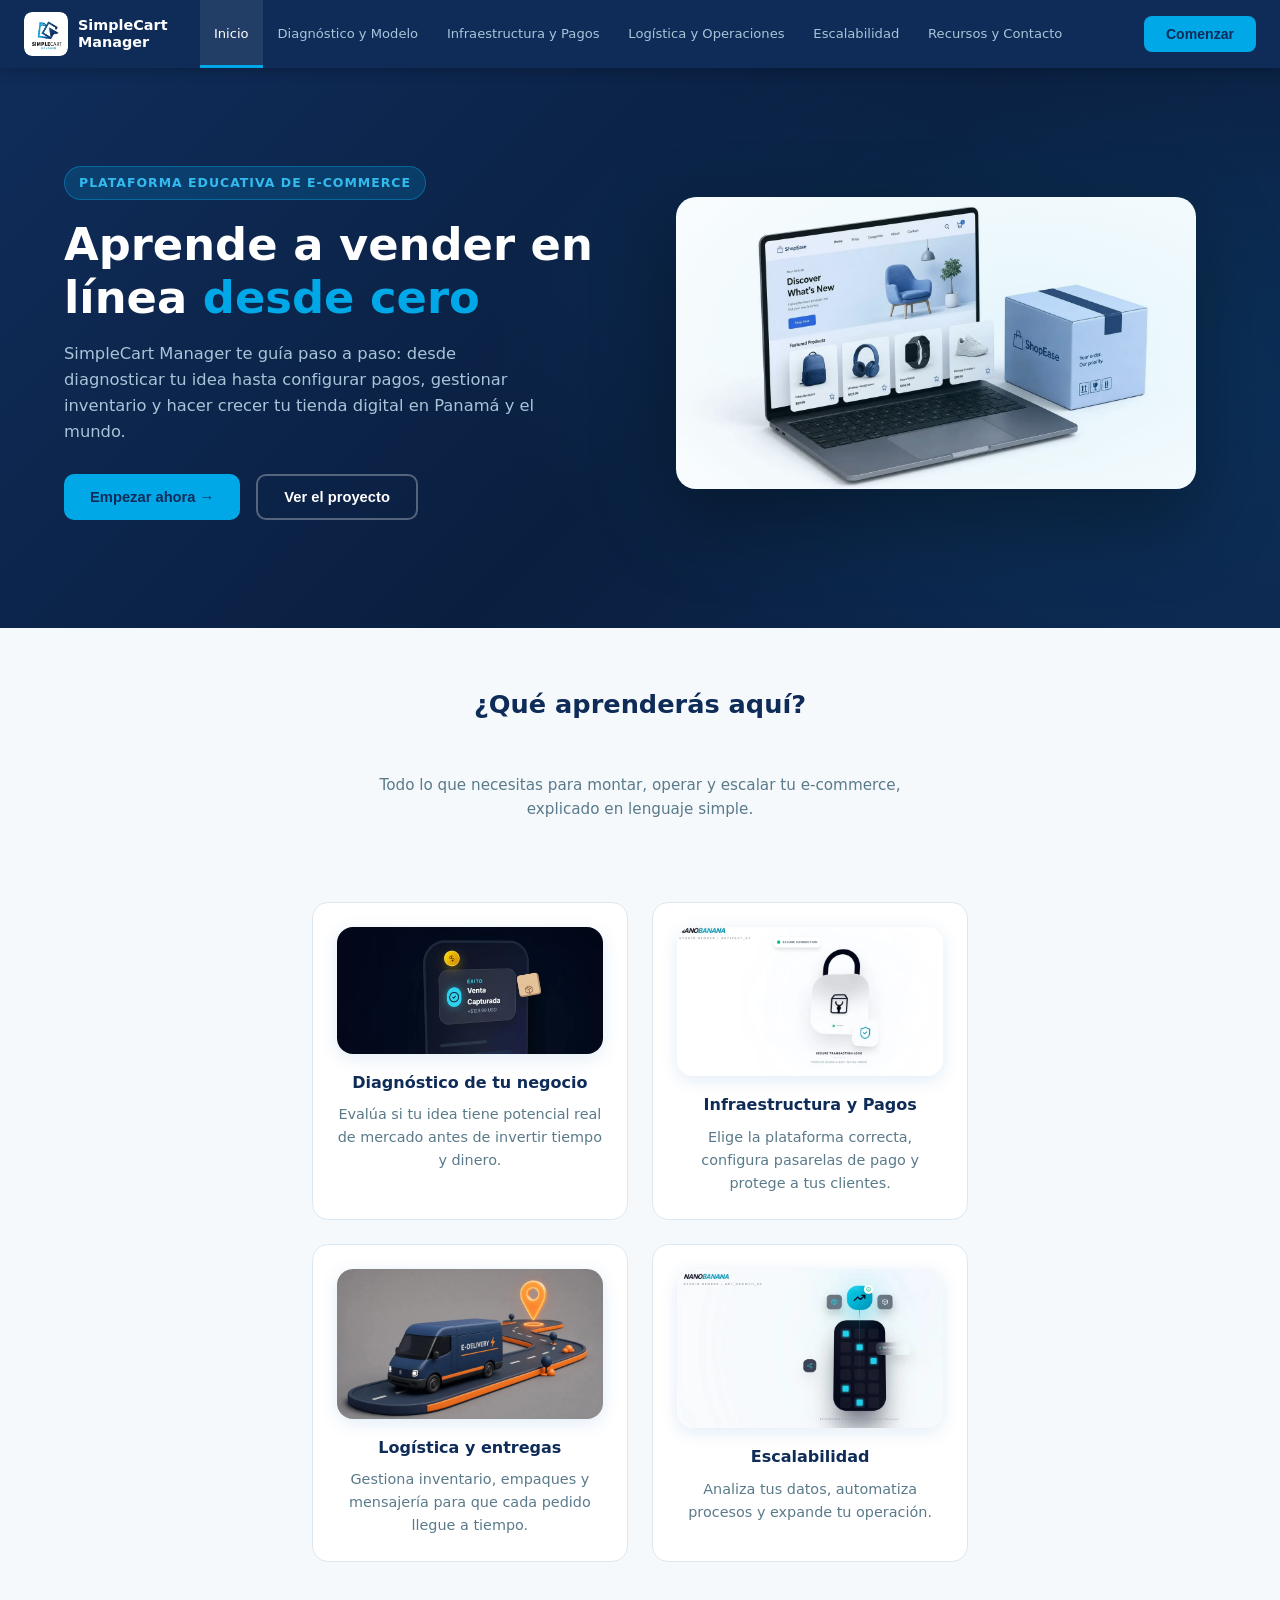
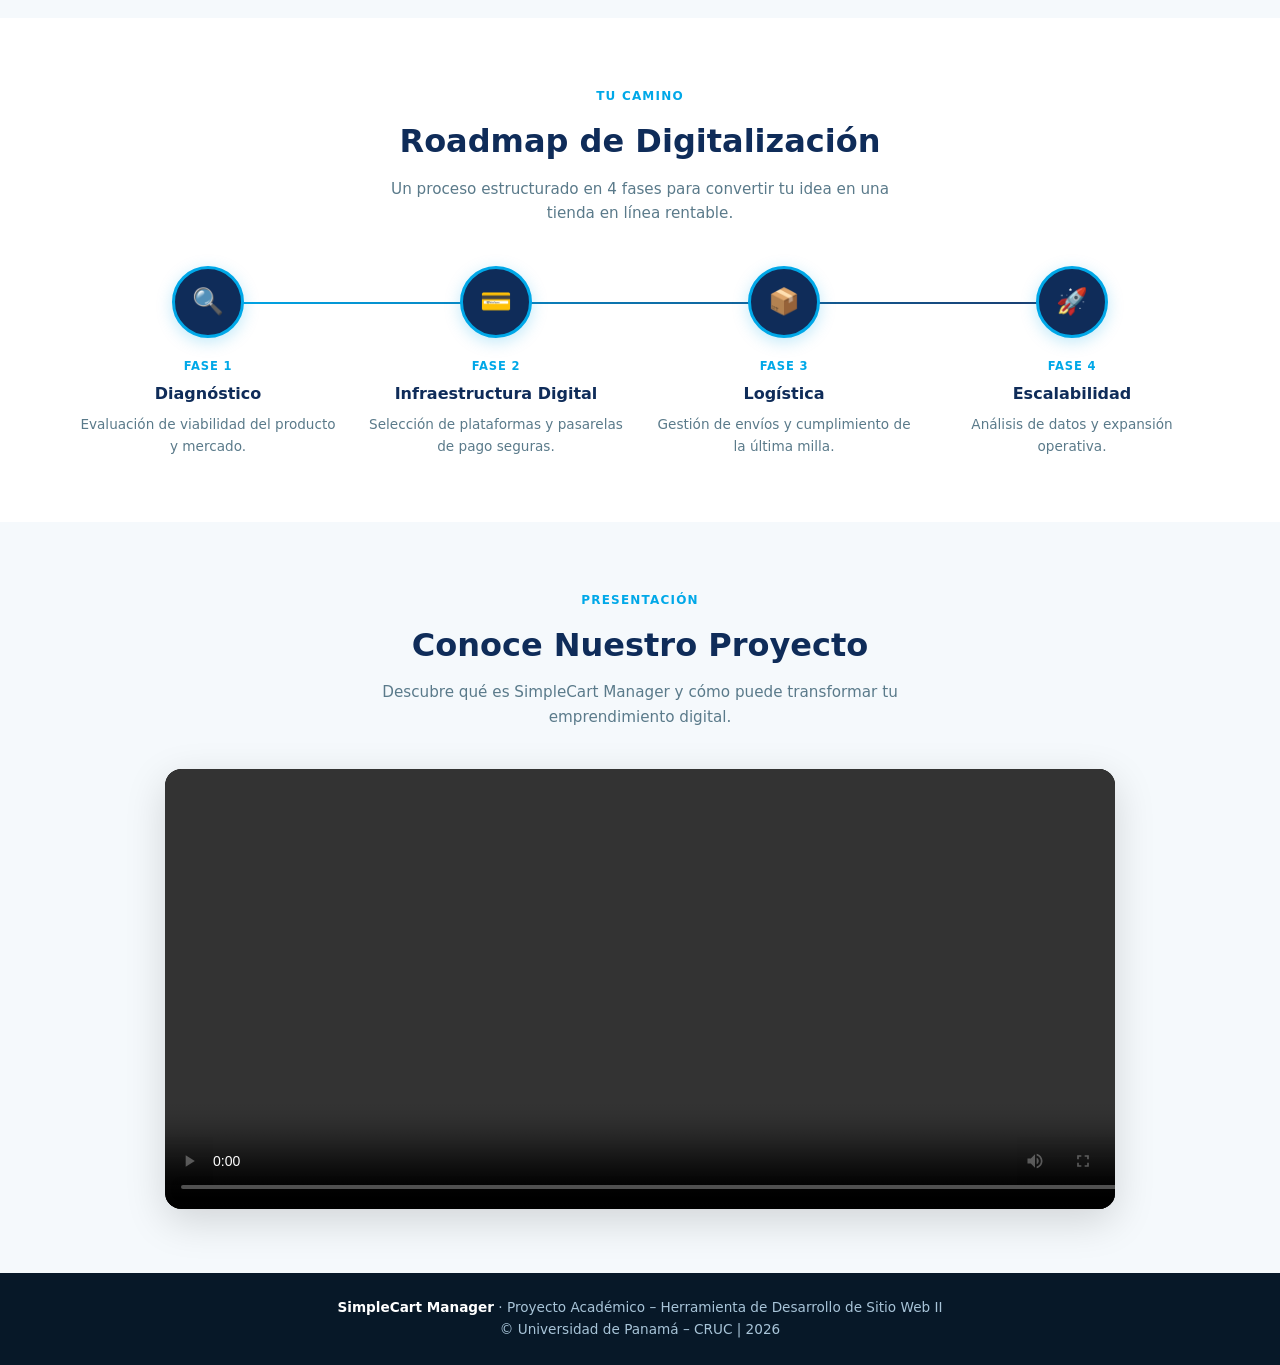
<file: index.html>
<!DOCTYPE html>
<html lang="es">
<head>
  <meta charset="UTF-8" />
  <meta name="viewport" content="width=device-width, initial-scale=1.0" />
  <title>SimpleCart Manager</title>
  <link rel="stylesheet" href="styles.css" />
</head>
<body>

<!-- ── NAVBAR ── -->
<nav>
  <a class="nav-logo" href="#" onclick="showPage('inicio');return false;">
    <div class="nav-logo-icon nav-logo-icon-img">
      <img src="./img/logo.webp" alt="Logo" /></div>
    <div class="nav-logo-text">SimpleCart<br>Manager</div>
  </a>
  <ul class="nav-links">
    <li><a href="#" id="nav-inicio" class="active" onclick="showPage('inicio');return false;">Inicio</a></li>
    <li><a href="#" id="nav-diagnostico" onclick="showPage('diagnostico');return false;">Diagnóstico y Modelo</a></li>
    <li><a href="#" id="nav-infraestructura" onclick="showPage('infraestructura');return false;">Infraestructura y Pagos</a></li>
    <li><a href="#" id="nav-logistica" onclick="showPage('logistica');return false;">Logística y Operaciones</a></li>
    <li><a href="#" id="nav-escalabilidad" onclick="showPage('escalabilidad');return false;">Escalabilidad</a></li>
    <li><a class="#" id="nav-recursos" onclick="showPage('recursos');return false;">Recursos y Contacto</a></li>
  </ul>
  <button class="nav-cta" onclick="showPage('diagnostico')">Comenzar</button>
</nav>

<!-- ══════════════════════════════════════
     PÁGINA 1 — INICIO
══════════════════════════════════════ -->
<section class="page active" id="page-inicio">

  <!-- HERO con Animación 1: Teléfono -->
  <div class="hero">
    <div class="hero-text">
      <div class="hero-badge">Plataforma Educativa de e-Commerce</div>
      <h1>Aprende a vender en línea <span>desde cero</span></h1>
      <p>SimpleCart Manager te guía paso a paso: desde diagnosticar tu idea hasta configurar pagos, gestionar inventario y hacer crecer tu tienda digital en Panamá y el mundo.</p>
      <div class="hero-actions">
        <button class="btn-primary" onclick="showPage('diagnostico')">Empezar ahora →</button>
        <button class="btn-outline" onclick="document.getElementById('video-section').scrollIntoView({behavior:'smooth'})">Ver el proyecto</button>
      </div>
    </div>
    <!-- Hero visual: laptop e-commerce -->
    <div class="hero-img-col">
      <img src="img/hero.webp" alt="Tienda e-commerce en laptop" class="hero-laptop-img" />
    </div>
  </div>

    <!-- VALUE STRIP: candado en "Infraestructura" -->
  <div class="value-strip">
    <h2>¿Qué aprenderás aquí?</h2>
    <p class="subtitle">Todo lo que necesitas para montar, operar y escalar tu e-commerce, explicado en lenguaje simple.</p>
    <div class="value-grid">
      <div class="value-card-img">
        <div class="value-card-img-wrap">
          <img src="img/celular.webp" alt="Diagnóstico de ventas" class="top" />
        </div>
        <h3>Diagnóstico de tu negocio</h3>
        <p>Evalúa si tu idea tiene potencial real de mercado antes de invertir tiempo y dinero.</p>
      </div>

      <div class="value-card-img">
        <div class="value-card-img-wrap">
          <img src="img/candado.webp" alt="Secure Transaction Lock" />
        </div>
        <h3>Infraestructura y Pagos</h3>
        <p>Elige la plataforma correcta, configura pasarelas de pago y protege a tus clientes.</p>
      </div>

      <div class="value-card-img">
        <div class="value-card-img-wrap">
          <img src="img/logistica.webp" alt="Logística y entregas" />
        </div>
        <h3>Logística y entregas</h3>
        <p>Gestiona inventario, empaques y mensajería para que cada pedido llegue a tiempo.</p>
      </div>

      <div class="value-card-img">
        <div class="value-card-img-wrap">
          <img src="img/interactivo.webp" alt="Escalabilidad y crecimiento" />
        </div>
        <h3>Escalabilidad</h3>
        <p>Analiza tus datos, automatiza procesos y expande tu operación.</p>
      </div>
    </div>
  </div>
            

  <!-- ROADMAP -->
  <div class="roadmap-section">
    <div class="section-header">
      <span class="section-label">Tu camino</span>
      <h2 class="section-title">Roadmap de Digitalización</h2>
      <p class="section-sub">Un proceso estructurado en 4 fases para convertir tu idea en una tienda en línea rentable.</p>
    </div>
    <div class="roadmap-grid">
      <div class="roadmap-item">
        <div class="roadmap-dot">🔍</div>
        <div class="roadmap-phase">Fase 1</div>
        <div class="roadmap-title">Diagnóstico</div>
        <p class="roadmap-desc">Evaluación de viabilidad del producto y mercado.</p>
      </div>
      <div class="roadmap-item">
        <div class="roadmap-dot">💳</div>
        <div class="roadmap-phase">Fase 2</div>
        <div class="roadmap-title">Infraestructura Digital</div>
        <p class="roadmap-desc">Selección de plataformas y pasarelas de pago seguras.</p>
      </div>
      <div class="roadmap-item">
        <div class="roadmap-dot">📦</div>
        <div class="roadmap-phase">Fase 3</div>
        <div class="roadmap-title">Logística</div>
        <p class="roadmap-desc">Gestión de envíos y cumplimiento de la última milla.</p>
      </div>
      <div class="roadmap-item">
        <div class="roadmap-dot">🚀</div>
        <div class="roadmap-phase">Fase 4</div>
        <div class="roadmap-title">Escalabilidad</div>
        <p class="roadmap-desc">Análisis de datos y expansión operativa.</p>
      </div>
    </div>
  </div>

  <!-- VIDEO -->
  <div class="video-section">
    <div class="section-header">
      <span class="section-label">Presentación</span>
      <h2 class="section-title">Conoce Nuestro Proyecto</h2>
      <p class="section-sub">Descubre qué es SimpleCart Manager y cómo puede transformar tu emprendimiento digital.</p>
    </div>
    <div class="video-wrapper">
      <video controls class="project-video">
        <source src="video1.mp4" type="video/mp4" />
        Tu navegador no soporta video HTML5.
      </video>
    </div>
  </div>

</section>

<!-- ══════════════════════════════════════
     PÁGINA 2 — DIAGNÓSTICO
══════════════════════════════════════ -->
<section class="page" id="page-diagnostico">
  <div class="page-hero">
    <span class="section-label">Fase 1 · Diagnóstico</span>
    <h1>Diagnóstico y <span>Modelo de Negocio</span></h1>
    <p>Antes de construir tu tienda en línea, necesitas validar tu idea. Aquí aprenderás a analizar tu producto, conocer a tu cliente y elegir el modelo de negocio que mejor se adapta a ti.</p>
  </div>

  <div class="diag-intro">
    <div class="diag-intro-text">
      <h2>¿Por qué es crucial el diagnóstico?</h2>
      <p>El 70% de los negocios en línea que fracasan no lo hacen por falta de dinero, sino por falta de validación previa. Un diagnóstico sólido te ahorra meses de esfuerzo y recursos mal invertidos.</p>
      <p>Aprenderás a evaluar cuatro dimensiones clave: tu producto, tu mercado objetivo, tu competencia y tu capacidad operativa.</p>
      <div class="highlight">💡 <strong>Dato clave:</strong> Un emprendedor que valida su idea antes de lanzar tiene 3 veces más probabilidades de alcanzar rentabilidad en el primer año.</div>
      <div class="dashboard-img-block">
        <img src="img/diagnostico.webp" alt="Dashboard de ventas" />
        <div class="dashboard-img-caption">📊 Panel de control de ventas en tiempo real</div>
      </div>
    </div>
    <div class="diag-cards-mini">
      <div class="mini-card"><h4>Producto</h4><p>¿Resuelve un problema real? ¿Tiene demanda comprobable?</p></div>
      <div class="mini-card"><h4>Cliente ideal</h4><p>¿Quién te va a comprar? ¿Dónde está? ¿Cuánto paga?</p></div>
      <div class="mini-card"><h4>Competencia</h4><p>¿Qué hacen los demás bien? ¿Cuál es tu diferenciador?</p></div>
      <div class="mini-card"><h4>Capacidad</h4><p>¿Puedes cumplir los pedidos con los recursos que tienes?</p></div>
    </div>
  </div>

  <div class="steps-section">
    <div class="section-header">
      <span class="section-label">Proceso</span>
      <h2 class="section-title">Pasos del Diagnóstico</h2>
      <p class="section-sub">Sigue este proceso estructurado para evaluar tu idea con criterios de negocio reales.</p>
    </div>
    <div class="steps-grid">
      <div class="step-card"><div class="step-num">01</div><h3>Define tu propuesta de valor</h3><p>Responde en una oración qué vendes, a quién y por qué lo prefieren frente a la competencia.</p><ul><li>Describe el problema que resuelves</li><li>Identifica al comprador específico</li><li>Explica qué te hace diferente</li><li>Valida que el cliente pagaría por eso</li></ul></div>
      <div class="step-card"><div class="step-num">02</div><h3>Analiza el mercado</h3><p>Investiga si hay suficiente demanda y qué tan accesible es ese segmento desde Panamá.</p><ul><li>Busca volumen de búsquedas en Google</li><li>Revisa ventas de competidores en Amazon</li><li>Estima el tamaño del mercado local</li><li>Identifica tendencias crecientes</li></ul></div>
      <div class="step-card"><div class="step-num">03</div><h3>Estudia a tu competencia</h3><p>Conocer lo que ya existe te permite encontrar huecos de mercado que puedes ocupar.</p><ul><li>Lista tus 3 competidores directos</li><li>Analiza precios y canales</li><li>Detecta quejas de sus clientes</li><li>Define en qué puedes ser mejor</li></ul></div>
      <div class="step-card"><div class="step-num">04</div><h3>Calcula tu viabilidad financiera</h3><p>Estima cuánto necesitas vender para cubrir costos y cuándo empiezas a ganar.</p><ul><li>Suma costos fijos mensuales</li><li>Calcula el costo unitario</li><li>Define precio y margen</li><li>Proyecta unidades a vender</li></ul></div>
      <div class="step-card"><div class="step-num">05</div><h3>Valida con clientes reales</h3><p>Antes de invertir en tecnología, consigue tu primera venta real.</p><ul><li>Crea una landing page sencilla</li><li>Usa redes para pre-vender</li><li>Encuesta a personas del perfil objetivo</li><li>Acepta un pedido real aunque sea manual</li></ul></div>
      <div class="step-card"><div class="step-num">06</div><h3>Redacta tu Modelo de Negocio</h3><p>Plasma todo en un Business Model Canvas simplificado.</p><ul><li>Segmento de clientes y canales</li><li>Propuesta de valor</li><li>Fuentes de ingresos y costos</li><li>Recursos, actividades y socios clave</li></ul></div>
    </div>
  </div>

  <div class="models-section">
    <div class="section-header">
      <span class="section-label">Modelos</span>
      <h2 class="section-title">¿Qué modelo de negocio es para ti?</h2>
      <p class="section-sub">El modelo que elijas define cómo generas dinero. Conoce las principales opciones para e-commerce.</p>
    </div>
    <div class="models-grid">
      <div class="model-card featured">
        <span class="model-badge">Más popular</span>
        <h3>Tienda propia con inventario</h3>
        <p>Compras productos, los almacenas y los vendes. Control total del precio, marca y experiencia del cliente.</p>
        <div class="model-tags">
          <span class="tag">Control total</span>
          <span class="tag">Requiere capital</span>
          <span class="tag">Mayor margen</span>
        </div>
      
      
      
      </div>
      <div class="model-card">
        <h3>Dropshipping</h3>
        <p>Vendes productos de terceros sin inventario. El proveedor envía directamente al cliente.</p>
        <div class="model-tags">
          <span class="tag">Bajo riesgo</span>
          <span class="tag">Menor margen</span>
          <span class="tag">Fácil de comenzar</span>
        </div>
      </div>
      <div class="model-card"><h3>Productos digitales</h3><p>Vendes cursos, plantillas, ebooks. Se entrega automáticamente y genera ingresos pasivos.</p><div class="model-tags"><span class="tag">Sin inventario</span><span class="tag">Escalable</span><span class="tag">Alto margen</span></div></div>
      <div class="model-card"><h3>Suscripción / membresía</h3><p>Los clientes pagan mensual o anual por acceso a productos o servicios. Ingresos predecibles.</p><div class="model-tags"><span class="tag">Ingreso recurrente</span><span class="tag">Fidelización</span><span class="tag">Mayor LTV</span></div></div>
    </div>
  </div>

  <div class="checklist-section">
    <div class="section-header">
      <span class="section-label">Checklist</span>
      <h2 class="section-title">¿Estás listo para pasar a la Fase 2?</h2>
      <p class="section-sub">Verifica estos puntos antes de avanzar. Si marcas al menos 8 de 10, estás listo.</p>
    </div>
    <div class="checklist-wrapper">
      <div class="checklist-group">
        <h3>Producto y mercado</h3>
        <div class="checklist-item"><div class="ci-check">✓</div><div class="ci-text"><strong>Propuesta de valor definida</strong><span>Sé exactamente qué vendo y por qué me elegirían a mí.</span></div></div>
        <div class="checklist-item"><div class="ci-check">✓</div><div class="ci-text"><strong>Cliente ideal identificado</strong><span>Tengo un perfil de cliente con edad, hábitos e intención de compra.</span></div></div>
        <div class="checklist-item"><div class="ci-check">✓</div><div class="ci-text"><strong>Demanda verificada</strong><span>Hay búsquedas, ventas de competidores o personas que pagarían.</span></div></div>
        <div class="checklist-item"><div class="ci-check">✓</div><div class="ci-text"><strong>Competencia analizada</strong><span>Conozco a mis 3 principales competidores y mi diferenciador.</span></div></div>
        <div class="checklist-item"><div class="ci-check">✓</div><div class="ci-text"><strong>Primera venta o pre-venta</strong><span>Alguien real expresó interés o realizó un pago por mi producto.</span></div></div>
      </div>
      <div class="checklist-group">
        <h3>Modelo y finanzas</h3>
        <div class="checklist-item"><div class="ci-check">✓</div><div class="ci-text"><strong>Modelo de negocio elegido</strong><span>Sé si haré tienda propia, dropshipping, digital o suscripción.</span></div></div>
        <div class="checklist-item"><div class="ci-check">✓</div><div class="ci-text"><strong>Costos calculados</strong><span>Conozco cuánto me cuesta producir, empacar y enviar.</span></div></div>
        <div class="checklist-item"><div class="ci-check">✓</div><div class="ci-text"><strong>Precio de venta definido</strong><span>Mi precio cubre costos y deja un margen de al menos 30%.</span></div></div>
        <div class="checklist-item"><div class="ci-check">✓</div><div class="ci-text"><strong>Punto de equilibrio calculado</strong><span>Sé cuántas ventas necesito al mes para no perder dinero.</span></div></div>
        <div class="checklist-item"><div class="ci-check">✓</div><div class="ci-text"><strong>Capacidad operativa evaluada</strong><span>Puedo manejar los pedidos iniciales con mis recursos actuales.</span></div></div>
      </div>
    </div>
  </div>

  <div class="cta-band">
    <h2>¿Tienes tu diagnóstico listo? <span>Avanza a la Fase 2</span></h2>
    <p>La siguiente etapa te guiará para elegir tu plataforma de ventas, configurar métodos de pago y construir la infraestructura digital de tu tienda.</p>
    <button class="btn-primary" onclick="showPage('infraestructura')">Infraestructura y Pagos →</button>
  </div>
</section>

<!-- ══════════════════════════════════════
     PÁGINA 3 — INFRAESTRUCTURA Y PAGOS
══════════════════════════════════════ -->
<section class="page" id="page-infraestructura">

  <div class="page-hero">
    <span class="section-label">Fase 2 · Infraestructura y Pagos</span>
    <h1>Plataforma, Pagos y <span>Seguridad Digital</span></h1>
    <p>Una vez que validaste tu idea, llega el momento de elegir dónde vender, cómo cobrar y cómo proteger los datos de tus clientes. Aquí encontrarás todo lo que necesitas saber para construir los cimientos digitales de tu tienda.</p>
  </div>

  <!-- value strip with lock animation -->
  <div class="value-strip">
    <div class="anim-lock-wrap" id="lockWrap" onclick="toggleLock()">
      <div class="anim-lock-glow"></div>
      <div class="anim-shackle"></div>
      <div class="anim-lock-body">
        <div class="anim-lock-grid"></div>
        <div class="anim-lock-glare"></div>
        <div class="anim-lock-ring"></div>
        <span class="anim-lock-icon" id="lockIcon">🛍</span>
        <div class="anim-lock-status">
          <span class="anim-lock-status-dot"></span>
          <span id="lockStatusText">STANDBY_CIPHER_ACTIVE</span>
        </div>
      </div>
      <div class="anim-lock-badge" id="lockBadge">
        🛡
        <span class="anim-lock-badge-label" id="lockBadgeLabel">System OK</span>
      </div>
      <div class="anim-conn-badge" id="connBadge">
        <div class="anim-conn-top">
          <span class="anim-conn-dot"></span>
          <span class="anim-conn-text" id="connText">Conexión Segura</span>
        </div>
        <div class="anim-conn-sub">TLS_1.3_STABLE / STANDBY</div>
      </div>
      <div class="anim-orbit-ring1"></div>
      <div class="anim-orbit-ring2"></div>
      <div class="anim-orbit-key"><div class="anim-orbit-key-inner">🔑</div></div>
      <div class="anim-orbit-dot"><div class="anim-orbit-dot-inner"></div></div>
      <div class="anim-spark"></div>
      <div class="anim-spark"></div>
      <div class="anim-spark"></div>
      <div class="anim-spark"></div>
    </div>
    <div class="segurit">
      <h2 >Seguridad ante todo</h2>
      <p>Proteger la información de tus clientes no es opcional: es un requisito legal y de confianza. Desde la configuración de SSL hasta la elección de pasarelas de pago seguras, cada detalle cuenta para que tu tienda transmita profesionalismo y seguridad.</p>
      <p class="content">Haz clic en el candado para simular el establecimiento de un canal encriptado seguro, igual que ocurre cuando activas un certificado SSL en tu tienda.</p>
    </div>
  </div>

  <!-- Platform types -->
  <div class="models-section">
    <div class="section-header">
      <span class="section-label">Plataformas</span>
      <h2 class="section-title">Elige dónde construir tu tienda</h2>
      <p class="section-sub">Cada plataforma tiene ventajas según tu presupuesto, conocimiento técnico y nivel de control que necesites.</p>
    </div>
    <div class="models-grid">
      <div class="model-card featured">
        <span class="model-badge">Recomendada</span>
        <h3>Shopify</h3>
        <p>Plataforma todo-en-uno. Ideal para principiantes. Incluye hosting, plantillas, pasarela de pago y soporte 24/7. Comisiones mensuales + transaccionales.</p>
        <div class="model-tags"><span class="tag">Fácil</span><span class="tag">Hosting incluido</span><span class="tag">Pago mensual</span></div>
      </div>
      <div class="model-card">
        <h3>WooCommerce</h3>
        <p>Plugin de WordPress. Control total del diseño y funcionalidad. Ideal si ya tienes experiencia técnica o presupuesto ajustado. Software gratuito (hosting aparte).</p>
        <div class="model-tags"><span class="tag">Gratuito</span><span class="tag">Requiere hosting</span><span class="tag">Personalizable</span></div>
      </div>
      <div class="model-card">
        <h3>Tienda Libre / Mercado Shops</h3>
        <p>Soluciones locales para LATAM. Integración con Mercado Pago. Buenas para empezar rápido en la región con poco presupuesto inicial.</p>
        <div class="model-tags"><span class="tag">Local</span><span class="tag">Mercado Pago</span><span class="tag">Gratuito inicial</span></div>
      </div>
      <div class="model-card">
        <h3>BigCommerce / Wix eCommerce</h3>
        <p>Alternativas con buen balance entre facilidad y personalización. BigCommerce es fuerte en escalabilidad; Wix es ideal para catálogos pequeños.</p>
        <div class="model-tags"><span class="tag">Escalable</span><span class="tag">Plantillas</span><span class="tag">Soporte</span></div>
      </div>
    </div>
  </div>

  <!-- Payment gateways -->
  <div class="steps-section">
    <div class="section-header">
      <span class="section-label">Pasarelas de Pago</span>
      <h2 class="section-title">¿Cómo vas a cobrar?</h2>
      <p class="section-sub">Las pasarelas de pago procesan las transacciones de tus clientes de forma segura. Conoce las opciones disponibles.</p>
    </div>
    <div class="steps-grid">
      <div class="step-card">
        <div class="step-num">01</div>
        <h3>Mercado Pago</h3>
        <p>La más usada en LATAM. Acepta tarjetas, efectivo (Pago Fácil, Rapipago) y transferencias. Ideal para empezar en la región. Comisiones competitivas.</p>
        <ul><li>Sin costo de instalación</li><li>Checkout personalizable</li><li>Split de pagos</li></ul>
      </div>
      <div class="step-card">
        <div class="step-num">02</div>
        <h3>Stripe</h3>
        <p>Líder global. Excelente documentación y API. Acepta más de 135 monedas. Ideal si planeas vender internacionalmente. Requiere cuenta en país soportado.</p>
        <ul><li>API robusta</li><li>Recurrencia nativa</li><li>Prevención de fraude</li></ul>
      </div>
      <div class="step-card">
        <div class="step-num">03</div>
        <h3>PayPal</h3>
        <p>Reconocido mundialmente. Los clientes confían en él. Puedes usarlo como botón de pago o checkout completo. Bueno para empezar sin conocimientos técnicos.</p>
        <ul><li>Fácil integración</li><li>Protección al comprador</li><li>Amplia cobertura</li></ul>
      </div>
      <div class="step-card">
        <div class="step-num">04</div>
        <h3>Payphone / Nequi</h3>
        <p>Soluciones de pago locales en Panamá. Payphone permite cobros con tarjeta y código QR. Nequi permite transferencias instantáneas entre usuarios.</p>
        <ul><li>Pagos locales</li><li>QR y link de pago</li><li>Comisiones bajas</li></ul>
      </div>
      <div class="step-card">
        <div class="step-num">05</div>
        <h3>Transferencia / Depósito</h3>
        <p>Método tradicional sin comisiones. Ideal para ventas B2B o clientes de confianza. Puedes automatizar con alerts bancarios o confirmación manual.</p>
        <ul><li>Sin comisiones</li><li>B2B frecuente</li><li>Requiere gestión manual</li></ul>
      </div>
      <div class="step-card">
        <div class="step-num">06</div>
        <h3>Criptomonedas</h3>
        <p>Acepta Bitcoin, USDT o stablecoins mediante pasarelas como Binance Pay o OpenNode. Ideal para un nicho tech-savvy. Volatilidad a considerar.</p>
        <ul><li>Sin bancos</li><li>Comisiones bajas</li><li>Mercado nicho</li></ul>
      </div>
    </div>
  </div>

  <!-- Seguridad checklist -->
  <div class="checklist-section">
    <div class="section-header">
      <span class="section-label">Seguridad</span>
      <h2 class="section-title">Checklist de infraestructura segura</h2>
      <p class="section-sub">Antes de lanzar, asegúrate de cumplir con estos puntos para proteger tu tienda y a tus clientes.</p>
    </div>
    <div class="checklist-wrapper">
      <div class="checklist-group">
        <h3>Plataforma y dominio</h3>
        <div class="checklist-item"><div class="ci-check">✓</div><div class="ci-text"><strong>Dominio propio configurado</strong><span>Compra un dominio .com, .com.pa o similar y conéctalo a tu tienda.</span></div></div>
        <div class="checklist-item"><div class="ci-check">✓</div><div class="ci-text"><strong>Certificado SSL activo</strong><span>HTTPS obligatorio. La mayoría de plataformas lo incluyen gratis (Let's Encrypt).</span></div></div>
        <div class="checklist-item"><div class="ci-check">✓</div><div class="ci-text"><strong>CDN / aceleración</strong><span>Usa Cloudflare o similar para velocidad y protección DDoS.</span></div></div>
        <div class="checklist-item"><div class="ci-check">✓</div><div class="ci-text"><strong>Backups automáticos</strong><span>Configura respaldos diarios de productos, pedidos y configuraciones.</span></div></div>
        <div class="checklist-item"><div class="ci-check">✓</div><div class="ci-text"><strong>Términos y condiciones</strong><span>Redacta políticas claras de envío, devolución, privacidad y cookies.</span></div></div>
      </div>
      <div class="checklist-group">
        <h3>Pagos y cumplimiento legal</h3>
        <div class="checklist-item"><div class="ci-check">✓</div><div class="ci-text"><strong>Pasarela de pago integrada</strong><span>Configura al menos un método de cobro (tarjeta, transferencia o efectivo).</span></div></div>
        <div class="checklist-item"><div class="ci-check">✓</div><div class="ci-text"><strong>Cumplimiento PCI DSS</strong><span>Verifica que tu pasarela cumpla con estándares de seguridad de datos.</span></div></div>
        <div class="checklist-item"><div class="ci-check">✓</div><div class="ci-text"><strong>Autenticación 2FA</strong><span>Activa doble factor en el admin de tu tienda y pasarela de pago.</span></div></div>
        <div class="checklist-item"><div class="ci-check">✓</div><div class="ci-text"><strong>Facturación electrónica</strong><span>Configura la emisión de facturas digitales según legislación panameña (DG).
</span></div></div>
        <div class="checklist-item"><div class="ci-check">✓</div><div class="ci-text"><strong>Prueba de compra real</strong><span>Realiza una transacción de prueba de principio a fin antes de lanzar.</span></div></div>
      </div>
    </div>
  </div>

  <div class="cta-band">
    <h2>Infraestructura lista? <span>Avanza a Logística</span></h2>
    <p>La siguiente fase te guiará en la gestión de inventario, empaques, mensajería y operaciones del día a día.</p>
    <button class="btn-primary" onclick="showPage('logistica')">Logística y Operaciones →</button>
  </div>
</section>

<!-- ══════════════════════════════════════
     PÁGINA 4 — LOGÍSTICA Y OPERACIONES
══════════════════════════════════════ -->
<section class="page" id="page-logistica">

  <div class="page-hero">
    <span class="section-label">Fase 3 · Logística y Operaciones</span>
    <h1>Inventario, Empaques y <span>Última Milla</span></h1>
    <p>Una vez que tu tienda está en línea y puedes cobrar, el siguiente reto es hacer llegar los productos a tus clientes. Aquí aprenderás a gestionar inventario, elegir métodos de envío y optimizar tus operaciones logísticas.</p>
  </div>

  <!-- value strip with arrow animation -->
  <div class="value-strip">
    <div class="operation">
      <h2>Operaciones que escalan</h2>
      <p>La logística es el corazón operativo de tu e-commerce. Desde recibir un pedido hasta que llega a la puerta del cliente, cada paso debe estar sincronizado. Una operación eficiente reduce costos, mejora la experiencia del cliente y te permite escalar.</p>
      <p>Haz clic en la animación para simular una sincronización de datos logísticos y ver cómo los nodos de tu red de operaciones se activan en tiempo real.</p>
    </div>
    <div class="anim-arrow-wrap" id="arrowWrap" onclick="triggerSync()">
      <div class="anim-arrow-glow"></div>
      <div class="anim-arrow-inner">
        <!-- peak -->
        <div class="anim-peak">
          <div class="anim-peak-side">
            📦
            <div class="scan-bar"></div>
          </div>
          <div class="anim-peak-center">
            📈
            <div class="anim-peak-badge">
              <div class="ping"></div>
              ✓
            </div>
          </div>
          <div class="anim-peak-side">
            📋
            <div class="scan-bar"></div>
          </div>
        </div>
        <div class="anim-connect-line"></div>
        <!-- grid body -->
        <div class="anim-grid-body">
          <div class="laser"></div>
          <div class="shine"></div>
          <div class="anim-node-grid" id="nodeGrid">
            <!-- generated by buildNodeGrid() -->
          </div>
          <!-- sync label -->
          <div class="anim-sync-label">
            <div class="anim-sync-ping">
              <span class="anim-sync-ping-dot"></span>
              <span class="anim-sync-text">NODE_TRANS</span>
            </div>
            <div class="anim-sync-val" id="syncVal">+14% SYNC</div>
          </div>
        </div>
        <!-- share button -->
        <div class="anim-share-btn" onclick="event.stopPropagation();triggerSync()" title="Sincronizar Datos">🔄</div>
        <!-- globe badge -->
        <div class="anim-globe-badge">
          <div class="anim-globe-icon">🌐</div>
          <div>
            <div class="anim-globe-label">User Nodes</div>
            <div class="anim-globe-val" id="globeVal">482</div>
          </div>
        </div>
        <!-- shadow -->
        <div class="shadow"></div>
      </div>
    </div>
  </div>

  <!-- Logistics topics -->
  <div class="models-section">
    <div class="section-header">
      <span class="section-label">Operaciones</span>
      <h2 class="section-title">Áreas clave de la logística</h2>
      <p class="section-sub">Dominar estas áreas te permitirá operar de forma eficiente y ofrecer una experiencia de entrega que tus clientes recordarán.</p>
    </div>
    <div class="models-grid">
      <div class="model-card featured">
        <span class="model-badge">Fundamental</span>
        <h3>Gestión de inventario</h3>
        <p>Saber qué tienes, dónde está y cuándo se agota. Usa herramientas como hojas de cálculo o sistemas básicos de inventario para empezar.</p>
        <div class="model-tags"><span class="tag">Stock mínimo</span><span class="tag">Alertas</span><span class="tag">Rotación</span></div>
      </div>
      <div class="model-card">
        <h3>Empaque y preparación</h3>
        <p>El unboxing es parte de la experiencia. Elige empaques adecuados al producto, incluye instrucciones y protege contra daños durante el envío.</p>
        <div class="model-tags"><span class="tag">Costo por unidad</span><span class="tag">Marca</span><span class="tag">Sostenibilidad</span></div>
      </div>
      <div class="model-card">
        <h3>Mensajería y envíos</h3>
        <p>Selecciona entre opciones locales (Correos de Panamá, mensajería privada) e internacionales (DHL, FedEx). Negocia tarifas por volumen.</p>
        <div class="model-tags"><span class="tag">Última milla</span><span class="tag">Tracking</span><span class="tag">Tarifas</span></div>
      </div>
      <div class="model-card">
        <h3>Cumplimiento y devoluciones</h3>
        <p>Establece políticas claras de envío y devolución. Un proceso de devolución sencillo genera confianza y mejora la reputación de tu tienda.</p>
        <div class="model-tags"><span class="tag">Políticas</span><span class="tag">Logística inversa</span><span class="tag">Satisfacción</span></div>
      </div>
    </div>
  </div>

  <!-- Steps for logistics -->
  <div class="steps-section">
    <div class="section-header">
      <span class="section-label">Procesos</span>
      <h2 class="section-title">Flujo logístico paso a paso</h2>
      <p class="section-sub">Desde que el cliente hace clic en "comprar" hasta que recibe su pedido, este es el camino que sigue tu producto.</p>
    </div>
    <div class="steps-grid">
      <div class="step-card">
        <div class="step-num">01</div>
        <h3>Recepción del pedido</h3>
        <p>El sistema te notifica de una nueva compra. Verifica el pago, los datos del cliente y la disponibilidad del producto en inventario.</p>
        <ul><li>Notificación automática</li><li>Verificación de pago</li><li>Confirmación al cliente</li></ul>
      </div>
      <div class="step-card">
        <div class="step-num">02</div>
        <h3>Preparación del pedido</h3>
        <p>Localiza los productos en tu inventario, verifica su estado y empaqueta cuidadosamente. Incluye notas de agradecimiento o instructivos.</p>
        <ul><li>Picking de productos</li><li>Control de calidad</li><li>Empaque y etiquetado</li></ul>
      </div>
      <div class="step-card">
        <div class="step-num">03</div>
        <h3>Despacho y envío</h3>
        <p>Entrega el paquete a la mensajería elegida. Genera el número de seguimiento y comparte la información con el cliente.</p>
        <ul><li>Generación de guía</li><li>Tracking en tiempo real</li><li>Notificación de despacho</li></ul>
      </div>
      <div class="step-card">
        <div class="step-num">04</div>
        <h3>Última milla</h3>
        <p>La entrega final al cliente. Coordina ventanas de entrega, maneja direcciones difíciles y asegúrate de que el cliente reciba satisfecho.</p>
        <ul><li>Coordinación de entrega</li><li>Confirmación de recepción</li><li>Soporte post-entrega</li></ul>
      </div>
      <div class="step-card">
        <div class="step-num">05</div>
        <h3>Seguimiento y soporte</h3>
        <p>Monitorea el estado del envío. Responde dudas del cliente sobre tiempos, direcciones o daños. Gestiona devoluciones si es necesario.</p>
        <ul><li>Chat / WhatsApp</li><li>Gestión de incidencias</li><li>Logística inversa</li></ul>
      </div>
      <div class="step-card">
        <div class="step-num">06</div>
        <h3>Análisis y mejora</h3>
        <p>Revisa métricas como tiempo de entrega, costo por envío y satisfacción del cliente. Usa esos datos para optimizar tu operación.</p>
        <ul><li>KPIs logísticos</li><li>Encuestas de satisfacción</li><li>Mejora continua</li></ul>
      </div>
    </div>
  </div>

  <!-- Logistics checklist -->
  <div class="checklist-section">
    <div class="section-header">
      <span class="section-label">Checklist</span>
      <h2 class="section-title">¿Estás listo para escalar?</h2>
      <p class="section-sub">Verifica estos puntos antes de buscar crecimiento. Si marcas al menos 8 de 10, tu operación está sólida.</p>
    </div>
    <div class="checklist-wrapper">
      <div class="checklist-group">
        <h3>Inventario y productos</h3>
        <div class="checklist-item"><div class="ci-check">✓</div><div class="ci-text"><strong>Inventario actualizado</strong><span>Tienes un registro claro de cuántas unidades tienes de cada producto.</span></div></div>
        <div class="checklist-item"><div class="ci-check">✓</div><div class="ci-text"><strong>Proveedores confirmados</strong><span>Tus fuentes de producto son confiables y tienes alternativas en caso de quiebre de stock.</span></div></div>
        <div class="checklist-item"><div class="ci-check">✓</div><div class="ci-text"><strong>Empaque estandarizado</strong><span>Tienes empaques adecuados para cada tipo de producto y sabes el costo por unidad.</span></div></div>
        <div class="checklist-item"><div class="ci-check">✓</div><div class="ci-text"><strong>Punto de reorden definido</strong><span>Sabes en qué nivel de stock debes reabastecer para no quedarte sin producto.</span></div></div>
        <div class="checklist-item"><div class="ci-check">✓</div><div class="ci-text"><strong>Costos logísticos calculados</strong><span>Conoces cuánto cuesta empaquetar y enviar cada producto por unidad.</span></div></div>
      </div>
      <div class="checklist-group">
        <h3>Envíos y experiencia</h3>
        <div class="checklist-item"><div class="ci-check">✓</div><div class="ci-text"><strong>Mensajería contratada</strong><span>Tienes al menos una opción de mensajería con tarifas conocidas para envíos nacionales.</span></div></div>
        <div class="checklist-item"><div class="ci-check">✓</div><div class="ci-text"><strong>Tracking implementado</strong><span>Compartes número de seguimiento con el cliente en cada envío.</span></div></div>
        <div class="checklist-item"><div class="ci-check">✓</div><div class="ci-text"><strong>Política de devoluciones</strong><span>Tienes un proceso claro para devoluciones, cambios o reembolsos.</span></div></div>
        <div class="checklist-item"><div class="ci-check">✓</div><div class="ci-text"><strong>Tiempos de entrega definidos</strong><span>Comunicas plazos realistas de entrega según la zona del cliente.</span></div></div>
        <div class="checklist-item"><div class="ci-check">✓</div><div class="ci-text"><strong>Plan de contingencia</strong><span>Tienes respaldo si tu mensajería principal falla (pico de demanda, huelga, etc.).</span></div></div>
      </div>
    </div>
  </div>

  <div class="cta-band">
    <h2>¿Operación lista? <span>Escala tu negocio</span></h2>
    <p>La fase final te enseñará a analizar datos, automatizar procesos y expandir tu e-commerce hacia nuevos horizontes.</p>
    <button class="btn-primary" disabled>Escalabilidad →</button>
  </div>
</section>

<!-- ══════════════════════════════════════
     PÁGINA 5 — ESCALABILIDAD
══════════════════════════════════════ -->
<section class="page" id="page-escalabilidad">

  <div class="page-hero">
    <span class="section-label">Fase 4 · Escalabilidad</span>
    <h1>Analítica, Automatización y <span>Crecimiento</span></h1>
    <p>Una vez que tu operación es estable, el siguiente nivel es escalar. Aquí aprenderás a usar datos para tomar decisiones, automatizar procesos repetitivos, expandirte a nuevos canales y mercados, y preparar tu negocio para crecer sin colapsar.</p>
  </div>

  <!-- value strip with rocket animation -->
  <div class="value-strip">
    <div class="rocket-col">
      <h2>Crecimiento inteligente</h2>
      <p>Escalar no es solo vender más: es crecer de forma sostenible sin que la calidad del servicio, la salud financiera o la cordura operativa se vean comprometidas. Un negocio escalable tiene sistemas, automatizaciones y métricas que permiten multiplicar ventas sin multiplicar problemas.</p>
      <p>Haz clic en el cohete para simular el despegue de tu negocio hacia nuevas etapas de crecimiento.</p>
    </div>
    <div class="anim-rocket-wrap" id="rocketWrap" onclick="launchRocket()">
      <div class="anim-rocket-glow"></div>
      <div class="anim-rocket-body">
        <div class="anim-rocket-window">
          <div class="anim-rocket-window-inner">🚀</div>
        </div>
        <div class="anim-rocket-fin-left"></div>
        <div class="anim-rocket-fin-right"></div>
        <div class="anim-rocket-flame" id="rocketFlame">
          <div class="anim-flame-core"></div>
          <div class="anim-flame-outer"></div>
        </div>
      </div>
      <div class="anim-rocket-stats">
        <div class="anim-rocket-stat">
          <span class="anim-rocket-stat-label">Velocidad</span>
          <span class="anim-rocket-stat-val" id="speedVal">1.0x</span>
        </div>
        <div class="anim-rocket-stat">
          <span class="anim-rocket-stat-label">Órbita</span>
          <span class="anim-rocket-stat-val" id="orbitVal">LEO</span>
        </div>
      </div>
      <div class="anim-rocket-particle" id="particle1"></div>
      <div class="anim-rocket-particle" id="particle2"></div>
      <div class="anim-rocket-particle" id="particle3"></div>
      <div class="anim-rocket-particle" id="particle4"></div>
    </div>
  </div>

  <!-- Key areas -->
  <div class="models-section">
    <div class="section-header">
      <span class="section-label">Pilares</span>
      <h2 class="section-title">Áreas clave para escalar</h2>
      <p class="section-sub">La escalabilidad se construye sobre estos pilares. Domínalos y tu negocio podrá crecer sin límites.</p>
    </div>
    <div class="models-grid">
      <div class="model-card featured">
        <span class="model-badge">Fundamental</span>
        <h3>Analítica y KPIs</h3>
        <p>Mide todo: tráfico, conversión, ticket promedio, CAC, LTV, retención. Sin datos, escalar es como volar a ciegas. Define tu panel de métricas clave.</p>
        <div class="model-tags"><span class="tag">Dashboard</span><span class="tag">Métricas</span><span class="tag">Data-driven</span></div>
      </div>
      <div class="model-card">
        <h3>Automatización</h3>
        <p>Automatiza correos, notificaciones, facturación, inventario y atención al cliente. Cada proceso manual que elimines es tiempo para crecer.</p>
        <div class="model-tags"><span class="tag">Email marketing</span><span class="tag">Chatbots</span><span class="tag">Workflows</span></div>
      </div>
      <div class="model-card">
        <h3>Multi-canal</h3>
        <p>Vende donde están tus clientes: web, redes sociales, marketplaces (Amazon, Mercado Libre), WhatsApp. Cada canal es una puerta de entrada.</p>
        <div class="model-tags"><span class="tag">Marketplaces</span><span class="tag">Social commerce</span><span class="tag">Omnicanal</span></div>
      </div>
      <div class="model-card">
        <h3>Expansión geográfica</h3>
        <p>Lleva tu producto a nuevas ciudades o países. Requiere logística internacional, pasarelas multi-moneda y conocimiento de regulaciones locales.</p>
        <div class="model-tags"><span class="tag">Internacional</span><span class="tag">Logística global</span><span class="tag">Multi-moneda</span></div>
      </div>
      <div class="model-card">
        <h3>Equipo y procesos</h3>
        <p>Documenta cada proceso, delega responsabilidades y construye un equipo que opere sin tu supervisión directa. El negocio no debe depender de una sola persona.</p>
        <div class="model-tags"><span class="tag">Delegación</span><span class="tag">SOPs</span><span class="tag">Cultura</span></div>
      </div>
      <div class="model-card">
        <h3>Tecnología e infraestructura</h3>
        <p>Asegura que tu plataforma aguante picos de tráfico, que tus datos estén respaldados y que puedas integrar herramientas sin fricción.</p>
        <div class="model-tags"><span class="tag">Hosting escalable</span><span class="tag">APIs</span><span class="tag">Backups</span></div>
      </div>
    </div>
  </div>

  <!-- Steps to scale -->
  <div class="steps-section">
    <div class="section-header">
      <span class="section-label">Proceso</span>
      <h2 class="section-title">Pasos para escalar tu e-commerce</h2>
      <p class="section-sub">Sigue este roadmap para llevar tu negocio al siguiente nivel de forma ordenada y sostenible.</p>
    </div>
    <div class="steps-grid">
      <div class="step-card">
        <div class="step-num">01</div>
        <h3>Audita tu operación actual</h3>
        <p>Antes de escalar, identifica qué está funcionando y qué está al límite. Revisa ventas, costos, capacidad operativa y satisfacción del cliente.</p>
        <ul><li>Analiza tus estados financieros</li><li>Mide tiempos de entrega reales</li><li>Encuesta a tus clientes</li><li>Identifica cuellos de botella</li></ul>
      </div>
      <div class="step-card">
        <div class="step-num">02</div>
        <h3>Define tus KPIs de crecimiento</h3>
        <p>Establece métricas claras que te indiquen si estás creciendo de forma saludable. No todas las métricas importan igual.</p>
        <ul><li>CAC (costo de adquisición)</li><li>LTV (valor de vida del cliente)</li><li>Tasa de conversión</li><li>Ticket promedio</li></ul>
      </div>
      <div class="step-card">
        <div class="step-num">03</div>
        <h3>Automatiza procesos clave</h3>
        <p>Identifica tareas repetitivas y automatízalas. Desde el email de bienvenida hasta la facturación recurrente.</p>
        <ul><li>Email marketing automatizado</li><li>Notificaciones de pedidos</li><li>Facturación electrónica</li><li>Alertas de inventario bajo</li></ul>
      </div>
      <div class="step-card">
        <div class="step-num">04</div>
        <h3>Expande tus canales de venta</h3>
        <p>No pongas todos los huevos en una sola canasta. Abre nuevos frentes de venta para diversificar tu tráfico.</p>
        <ul><li>Crea tu tienda en redes sociales</li><li>Publica en Mercado Libre / Amazon</li><li>Implementa venta por WhatsApp</li><li>Explora el comercio B2B</li></ul>
      </div>
      <div class="step-card">
        <div class="step-num">05</div>
        <h3>Prepara tu operación para el volumen</h3>
        <p>Asegúrate de que tu logística, atención al cliente y tecnología puedan soportar 2x, 5x y 10x tu volumen actual.</p>
        <ul><li>Negocia tarifas con mensajerías</li><li>Contrata personal de apoyo</li><li>Migra a hosting escalable</li><li>Crea un plan de contingencia</li></ul>
      </div>
      <div class="step-card">
        <div class="step-num">06</div>
        <h3>Mide, aprende, itera</h3>
        <p>El crecimiento es un ciclo continuo. Mide resultados, aprende de los errores, ajusta tu estrategia y vuelve a empezar.</p>
        <ul><li>Revisa KPIs semanalmente</li><li>Haz experimentos A/B</li><li>Escucha a tu equipo y clientes</li><li>Actualiza tu plan de crecimiento</li></ul>
      </div>
    </div>
  </div>

  <!-- Checklist -->
  <div class="checklist-section">
    <div class="section-header">
      <span class="section-label">Checklist</span>
      <h2 class="section-title">¿Estás listo para escalar?</h2>
      <p class="section-sub">Marca estos puntos para saber si tu negocio tiene una base sólida para crecer. Si cumples al menos 8, estás listo para despegar.</p>
    </div>
    <div class="checklist-wrapper">
      <div class="checklist-group">
        <h3>Métricas y automatización</h3>
        <div class="checklist-item"><div class="ci-check">✓</div><div class="ci-text"><strong>KPIs definidos</strong><span>Tienes métricas claras de CAC, LTV, conversión y ticket promedio.</span></div></div>
        <div class="checklist-item"><div class="ci-check">✓</div><div class="ci-text"><strong>Dashboard activo</strong><span>Monitoreas tus métricas en tiempo real con un panel de control.</span></div></div>
        <div class="checklist-item"><div class="ci-check">✓</div><div class="ci-text"><strong>Procesos automatizados</strong><span>Correos, facturas y notificaciones se generan sin intervención manual.</span></div></div>
        <div class="checklist-item"><div class="ci-check">✓</div><div class="ci-text"><strong>CRM implementado</strong><span>Gestionas tus clientes y sus historiales en un sistema centralizado.</span></div></div>
        <div class="checklist-item"><div class="ci-check">✓</div><div class="ci-text"><strong>Chatbot o atención automatizada</strong><span>Respondes preguntas frecuentes sin saturar tu tiempo.</span></div></div>
      </div>
      <div class="checklist-group">
        <h3>Canales y crecimiento</h3>
        <div class="checklist-item"><div class="ci-check">✓</div><div class="ci-text"><strong>Multi-canal activo</strong><span>Vendes en al menos 2 canales diferentes (web, redes, marketplace).</span></div></div>
        <div class="checklist-item"><div class="ci-check">✓</div><div class="ci-text"><strong>Expansión geográfica evaluada</strong><span>Has analizado viabilidad de vender en otras ciudades o países.</span></div></div>
        <div class="checklist-item"><div class="ci-check">✓</div><div class="ci-text"><strong>Capacidad operativa sobredimensionada</strong><span>Puedes manejar 2x tu volumen actual sin colapsar.</span></div></div>
        <div class="checklist-item"><div class="ci-check">✓</div><div class="ci-text"><strong>Equipo delegado</strong><span>Hay personas clave que operan sin tu supervisión directa.</span></div></div>
        <div class="checklist-item"><div class="ci-check">✓</div><div class="ci-text"><strong>Plan de crecimiento documentado</strong><span>Tienes un roadmap escrito con objetivos, plazos y recursos necesarios.</span></div></div>
      </div>
    </div>
  </div>

  <div class="cta-band">
    <h2>¿Listo para despegar? <span>Explora todos los recursos</span></h2>
    <p>Descarga guías, plantillas y herramientas que te acompañarán en cada etapa del crecimiento de tu e-commerce.</p>
    <button class="btn-primary" onclick="showPage('recursos')">Recursos y Contacto →</button>
  </div>
</section>

<!-- ══════════════════════════════════════
     PÁGINA 6 — RECURSOS Y CONTACTO
══════════════════════════════════════ -->
<!-- ── RECURSOS ── -->
<section class="page" id="page-recursos">
  <div class="page-hero">
    <span class="section-label">Recursos</span>
    <h1>Todo lo que necesitas para <span>impulsar</span> tu e-commerce</h1>
    <p>Guías, plantillas, herramientas y contenido educativo gratuito para emprendedores y empresas.</p>
  </div>

  <div class="value-strip">
    <div class="value-grid">
      <div class="value-card">
        <div class="value-icon">📚</div>
        <h3>Guías prácticas</h3>
        <p>Documentos descargables con pasos concretos para cada área de tu negocio.</p>
      </div>
      <div class="value-card">
        <div class="value-icon">📋</div>
        <h3>Plantillas editables</h3>
        <p>Formatos listos para usar: inventarios, presupuestos, planes de acción y más.</p>
      </div>
      <div class="value-card">
        <div class="value-icon">🔧</div>
        <h3>Herramientas recomendadas</h3>
        <p>Selección curada de software y servicios para cada etapa de tu operación.</p>
      </div>
      <div class="value-card">
        <div class="value-icon">🎓</div>
        <h3>Cursos y webinars</h3>
        <p>Contenido formativo gratuito para seguir aprendiendo y mejorando.</p>
      </div>
    </div>
  </div>

  <div class="models-section">
    <div class="section-header">
      <span class="section-label">Biblioteca</span>
      <h2 class="section-title">Explora nuestros recursos</h2>
      <p class="section-sub">Seleccionados para emprendedores como tú.</p>
    </div>
    <div class="models-grid">
      <a href="https://getlinko.com/guia-como-comernzar-un-ecommerce-desde-cero/" target="_blank" rel="noopener noreferrer" class="model-card-link">
        <div class="model-card">
          <div class="model-icon">📕</div>
          <h3>Guía de inicio rápido para e-commerce</h3>
          <p>Los 10 pasos esenciales para lanzar tu tienda online desde cero, con checklist, proveedores y estrategias de lanzamiento.</p>
          <div class="model-tags"><span class="tag">Guía</span><span class="tag">Inicio</span><span class="tag">PDF</span></div>
        </div>
      </a>
      <a href="https://curacao.qredits.com/es/capacitaciones/plantillas-y-ejemplos/plantilla-de-plan-de-negocios" target="_blank" rel="noopener noreferrer" class="model-card-link">
        <div class="model-card">
          <div class="model-icon">📗</div>
          <h3>Plantilla de plan de negocios</h3>
          <p>Formato completo con secciones de análisis de mercado, proyecciones financieras y estrategia operativa.</p>
          <div class="model-tags"><span class="tag">Plantilla</span><span class="tag">Negocios</span><span class="tag">Excel</span></div>
        </div>
      </a>
      <a href="https://solopsoftware.com/es/kpi-y-dashboard-que-son-y-para-que-sirven/" target="_blank" rel="noopener noreferrer" class="model-card-link">
        <div class="model-card">
          <div class="model-icon">📘</div>
          <h3>Dashboard de KPIs comerciales</h3>
          <p>Tablero en Google Sheets con métricas clave: ventas, conversión, costo de adquisición y valor de vida del cliente.</p>
          <div class="model-tags"><span class="tag">KPI</span><span class="tag">Dashboard</span><span class="tag">Sheets</span></div>
        </div>
      </a>
      <a href="https://hse.software/2022/02/22/checklist-en-el-sector-logistico-que-no-te-deberia-faltar/" target="_blank" rel="noopener noreferrer" class="model-card-link">
        <div class="model-card">
          <div class="model-icon">📙</div>
          <h3>Lista de verificación logística</h3>
          <p>Checklist completo para evaluar y optimizar tu operación logística: inventario, empaque, envíos y devoluciones.</p>
          <div class="model-tags"><span class="tag">Checklist</span><span class="tag">Logística</span><span class="tag">PDF</span></div>
        </div>
      </a>
      <a href="https://iupana.com/eventos-online-iupana/" target="_blank" rel="noopener noreferrer" class="model-card-link">
        <div class="model-card">
          <div class="model-icon">📓</div>
          <h3>Webinar: Pagos online en LATAM</h3>
          <p>Grabación del webinar donde analizamos pasarelas, métodos locales, tasas de aprobación y fraude.</p>
          <div class="model-tags"><span class="tag">Webinar</span><span class="tag">Pagos</span><span class="tag">Video</span></div>
        </div>
      </a>
      <a href="https://www.fedex.com/es-us/online/rating.html" target="_blank" rel="noopener noreferrer" class="model-card-link">
        <div class="model-card">
          <div class="model-icon">📒</div>
          <h3>Calculadora de costos de envío</h3>
          <p>Herramienta interactiva para calcular costos logísticos por producto, destino y volumen, optimizando tu margen.</p>
          <div class="model-tags"><span class="tag">Herramienta</span><span class="tag">Costos</span><span class="tag">Online</span></div>
        </div>
      </a>
    </div>
  </div>

  <div class="checklist-section">
    <div class="section-header">
      <span class="section-label">Recomendado</span>
      <h2 class="section-title">Empieza con estos recursos hoy</h2>
      <p class="section-sub">Descarga gratis y comienza a aplicar.</p>
    </div>
    <div class="checklist-wrapper">
      <div class="checklist-group">
        <h3>Recursos gratuitos</h3>
        <div class="checklist-item"><div class="ci-check">✓</div><div class="ci-text"><strong>Guía de inicio rápido</strong><span>PDF descargable con los 10 pasos esenciales.</span></div></div>
        <div class="checklist-item"><div class="ci-check">✓</div><div class="ci-text"><strong>Plantilla de plan de negocios</strong><span>Formato listo para llenar en Google Docs.</span></div></div>
        <div class="checklist-item"><div class="ci-check">✓</div><div class="ci-text"><strong>Dashboard de KPIs</strong><span>Google Sheets con fórmulas preconfiguradas.</span></div></div>
        <div class="checklist-item"><div class="ci-check">✓</div><div class="ci-text"><strong>Checklist logístico</strong><span>Evaluación completa de tu operación.</span></div></div>
        <div class="checklist-item"><div class="ci-check">✓</div><div class="ci-text"><strong>Webinar grabado</strong><span>Acceso inmediato al contenido formativo.</span></div></div>
      </div>
    </div>
  </div>

  <div class="cta-band">
    <h2>Accede a todos los recursos <span>gratis</span></h2>
    <p>Regístrate y obtén acceso ilimitado a nuestra biblioteca de recursos educativos.</p>
  </div>
  <footer class="site-footer">
  <div class="footer-logo">
            <img src="./img/logo.webp" alt="Logo">
        </div>
        <div class="footer-content">
            <div class="footer-contact">
                <h3>Contacto</h3>
                <p>Dirección: Universidad de Panamá – CRUC</p>
                <p>Teléfono: +507 6000-0000</p>
                <p>Email: SimpleCart@Manager.com</p>
            </div>
            <div class="footer-links">
                <h3>Enlaces</h3>
                <ul>
                    <li><a href="index.html">Inicio</a></li>
                    <li><a href="#">Contacto</a></li>
                   
                </ul>
            </div>
            <div class="footer-social">
                <h3>Síguenos</h3>
                <a href="https//:www.facebook.com" target="_blank" rel="noopener noreferrer"><img src="./img/facebook.svg" alt="FB"></a>
                <a href="#" target="_blank" rel="noopener noreferrer"><img src="./img/twitterx.svg" alt="X"></a>
                <a href="#" target="_blank" rel="noopener noreferrer"><img src="./img/instagram.svg" alt="IG"></a>
            </div>
        </div>
</section>
</footer>

<!-- ── FOOTER ── -->
<footer>
  <strong>SimpleCart Manager</strong> · Proyecto Académico – Herramienta de Desarrollo de Sitio Web II
  <br>© Universidad de Panamá – CRUC | 2026
</footer>

<script src="app.js"></script>
</body>
</html>
</file>
<file: styles.css>
*, *::before, *::after { box-sizing: border-box; margin: 0; padding: 0; }
:root {
  --navy:    #0F2C59;
  --navyMid: #1A3A6E;
  --cyan:    #00A8E8;
  --cyanLt:  #33BBEF;
  --white:   #FFFFFF;
  --offWhite:#E8F4FB;
  --silver:  #A8C4D8;
  --dark:    #071828;
  --textDark:#1A2A3A;
  --bg:      #F5F9FC;
  --slate900:#0f172a;
  --slate950:#020617;
}
html { scroll-behavior: smooth; }
body { font-family: 'Segoe UI', system-ui, sans-serif; background: var(--white); color: var(--textDark); line-height: 1.6; }

/* ── NAV ── */
nav {
  position: sticky; top: 0; z-index: 100;
  background: var(--navy);
  display: flex; align-items: center;
  padding: 0 1.5rem; height: 68px;
  box-shadow: 0 2px 12px rgba(0,0,0,0.25);
}
.nav-logo { display:flex; align-items:center; gap:10px; text-decoration:none; margin-right:2rem; flex-shrink:0; }
.nav-logo-icon { width:38px; height:38px; background:var(--cyan); border-radius:8px; display:flex; align-items:center; justify-content:center; font-size:18px; font-weight:900; color:var(--navy); }
.nav-logo-text { color:var(--white); font-size:.9rem; font-weight:600; line-height:1.2; }
.nav-links { 
  display:flex; 
  list-style:none; 
  gap:0; 
  flex:1; 
  overflow-x: auto;
  scrollbar-width: none;
}
.nav-links a { display:block; padding:0 .9rem; height:68px; line-height:68px; color:var(--silver); font-size:.82rem; font-weight:500; text-decoration:none; white-space:nowrap; transition:color .2s,background .2s; }
.nav-links a:hover, .nav-links a.active { color:var(--white); background:rgba(255,255,255,.08); }
.nav-links a.active { border-bottom:3px solid var(--cyan); }
.nav-links .soon { color:rgba(168,196,216,.45); cursor:default; }
.nav-links .soon:hover { background:none; color:rgba(168,196,216,.45); }
.nav-cta { margin-left:auto; flex-shrink:0; background:var(--cyan); color:var(--navy); border:none; border-radius:8px; padding:10px 22px; font-size:.88rem; font-weight:700; cursor:pointer; transition:background .2s,transform .15s; }
.nav-cta:hover { background:var(--cyanLt); transform:translateY(-1px); }

/* ── PAGE ROUTING ── */
.page { display:none; }
.page.active { display:block; }

/* ── HERO ── */
.hero {
  background: linear-gradient(135deg, var(--navy) 0%, #0a1f40 55%, #0d2a52 100%);
  color: var(--white);
  padding: 60px 5% 70px;
  display: grid;
  grid-template-columns: 1fr 1fr;
  gap: 2rem;
  align-items: center;
  min-height: 560px;
  position: relative; overflow: hidden;
}
.hero::before { content:''; position:absolute; inset:0; background:radial-gradient(ellipse 60% 80% at 80% 50%, rgba(0,168,232,.10) 0%, transparent 70%); pointer-events:none; }
.hero-badge { display:inline-block; background:rgba(0,168,232,.18); border:1px solid rgba(0,168,232,.4); color:var(--cyanLt); font-size:.78rem; font-weight:700; letter-spacing:.08em; text-transform:uppercase; padding:6px 14px; border-radius:20px; margin-bottom:1.2rem; }
.hero h1 { font-size:clamp(1.8rem,3.5vw,2.8rem); font-weight:800; line-height:1.18; margin-bottom:1rem; }
.hero h1 span { color:var(--cyan); }
.hero p { font-size:1.02rem; color:var(--silver); max-width:480px; margin-bottom:1.8rem; }
.hero-actions { display:flex; gap:1rem; flex-wrap:wrap; }
.btn-primary { 
  background:var(--cyan); 
  color:var(--navy); 
  border:none; 
  border-radius:10px; 
  padding:13px 26px; 
  font-size:.92rem; 
  font-weight:700; 
  cursor:pointer; 
  transition:all .2s;
}

.btn-primary:hover { background:var(--cyanLt); transform:translateY(-2px); box-shadow:0 8px 24px rgba(0,168,232,.35); }
.btn-outline { background:transparent; color:var(--white); border:2px solid rgba(255,255,255,.3); border-radius:10px; padding:13px 26px; font-size:.92rem; font-weight:600; cursor:pointer; transition:all .2s; }
.btn-outline:hover { border-color:var(--cyan); color:var(--cyan); }

/* ── VALUE STRIP ── */
.value-strip { 
  background:var(--bg); 
  padding:3.5rem 5%; 
  display:flex;
  flex-direction: column;
  gap:2.5rem;
  justify-content:center;
  align-items: center;
}

.value-strip h2 { 
  text-align:center; 
  font-size:1.6rem; 
  font-weight:700; 
  color:var(--navy); 
  margin-bottom:.5rem; 
}

.value-strip .subtitle { 
  text-align:center; 
  color:#5a7a8a; 
  font-size:.95rem; 
  max-width:560px; 
  margin:0 auto 2.5rem; 
}
.value-grid { display:grid; grid-template-columns:repeat(auto-fit,minmax(220px,1fr)); gap:1.5rem; }
.value-card { background:var(--white); border:1px solid #dde8f0; border-radius:16px; padding:1.5rem; transition:box-shadow .2s,transform .2s; }
.value-card:hover { box-shadow:0 6px 24px rgba(0,100,180,.1); transform:translateY(-3px); }
.value-icon { width:48px; height:48px; border-radius:12px; background:linear-gradient(135deg,var(--navy),var(--navyMid)); display:flex; align-items:center; justify-content:center; font-size:1.4rem; margin-bottom:1rem; }
.value-card h3 { font-size:1rem; font-weight:700; color:var(--navy); margin-bottom:.5rem; }
.value-card p { font-size:.9rem; color:#5a7a8a; }

/* value-card with animation embed */
.value-card-anim { background:var(--white); border:1px solid #dde8f0; border-radius:16px; padding:1.5rem; display:flex; flex-direction:column; align-items:center; }
.value-card-anim h3 { font-size:1rem; font-weight:700; color:var(--navy); margin-bottom:.4rem; text-align:center; }
.value-card-anim p { font-size:.88rem; color:#5a7a8a; text-align:center; }

/* ── ROADMAP ── */
.roadmap-section { padding:4rem 5%; background:var(--white); }
.section-header { text-align:center; margin-bottom:2.5rem; }
.section-label { display:inline-block; font-size:.75rem; font-weight:700; letter-spacing:.1em; text-transform:uppercase; color:var(--cyan); margin-bottom:.6rem; }
.section-title { font-size:clamp(1.4rem,3vw,2rem); font-weight:800; color:var(--navy); margin-bottom:.6rem; }
.section-sub { color:#5a7a8a; font-size:.95rem; max-width:520px; margin:0 auto; }
.roadmap-grid { display:grid; grid-template-columns:repeat(4,1fr); gap:0; position:relative; }
.roadmap-grid::before { content:''; position:absolute; top:36px; left:12.5%; right:12.5%; height:2px; background:linear-gradient(90deg,var(--cyan),var(--navyMid)); z-index:0; }
.roadmap-item { text-align:center; padding:0 .8rem; position:relative; z-index:1; }
.roadmap-dot { width:72px; height:72px; border-radius:50%; background:var(--navy); border:3px solid var(--cyan); display:flex; align-items:center; justify-content:center; margin:0 auto 1.2rem; font-size:1.6rem; box-shadow:0 4px 16px rgba(0,168,232,.25); transition:transform .2s; }
.roadmap-item:hover .roadmap-dot { transform:scale(1.1); }
.roadmap-phase { font-size:.72rem; font-weight:700; color:var(--cyan); text-transform:uppercase; letter-spacing:.07em; margin-bottom:.35rem; }
.roadmap-title { font-size:1rem; font-weight:700; color:var(--navy); margin-bottom:.5rem; }
.roadmap-desc { font-size:.85rem; color:#5a7a8a; }

/* ── VIDEO ── */
.video-section { background:var(--bg); padding:4rem 5%; }
.video-wrapper { margin: 0 auto;  max-width: 950px; border-radius:16px; overflow:hidden; box-shadow:0 12px 40px rgba(0,0,0,.15); }
.video-placeholder { aspect-ratio:16/9; background:var(--dark); display:flex; align-items:center; justify-content:center; flex-direction:column; gap:1rem; color:var(--silver); font-size:.9rem; }
.play-btn { width:564px; height:64px; border-radius:50%; background:var(--cyan); border:none; cursor:pointer; display:flex; align-items:center; justify-content:center; font-size:1.5rem; color:var(--navy); transition:transform .2s,box-shadow .2s; }
.play-btn:hover { transform:scale(1.1); box-shadow:0 0 0 8px rgba(0,168,232,.2); }

/* ── DIAGNOSTICO PAGE ── */
.page-hero { background:linear-gradient(135deg,var(--navy),#0d2a52); color:var(--white); padding:60px 5% 70px; text-align:center; }
.page-hero .section-label { color:var(--cyanLt); }
.page-hero h1 { font-size:clamp(1.8rem,4vw,2.8rem); font-weight:800; margin-bottom:1rem; }
.page-hero h1 span { color:var(--cyan); }
.page-hero p { color:var(--silver); font-size:1.05rem; max-width:580px; margin:0 auto; }
.diag-intro { padding:4rem 5%; display:grid; grid-template-columns:1fr 1fr; gap:3rem; align-items:center; }
.diag-intro-text h2 { font-size:1.5rem; font-weight:800; color:var(--navy); margin-bottom:1rem; }
.diag-intro-text p { color:#5a7a8a; font-size:.95rem; margin-bottom:.8rem; }
.diag-intro-text .highlight { background:linear-gradient(135deg,var(--navy),var(--navyMid)); color:var(--white); border-radius:14px; padding:1.2rem 1.5rem; margin-top:1.2rem; font-size:.95rem; border-left:4px solid var(--cyan); }
.diag-cards-mini { display:grid; grid-template-columns:1fr 1fr; gap:1rem; }
.mini-card { background:var(--bg); border:1px solid #dde8f0; border-radius:14px; padding:1.2rem; transition:transform .2s,box-shadow .2s; }
.mini-card:hover { transform:translateY(-3px); box-shadow:0 6px 18px rgba(0,100,180,.1); }
.mini-card .mc-icon { font-size:1.6rem; margin-bottom:.5rem; display:block; }
.mini-card h4 { font-size:.9rem; font-weight:700; color:var(--navy); margin-bottom:.3rem; }
.mini-card p { font-size:.8rem; color:#6a8a9a; }
.steps-section { background:var(--bg); padding:4rem 5%; }
.steps-grid { display:grid; grid-template-columns:repeat(3,1fr); gap:2rem; margin-top:2.5rem; }
.step-card { background:var(--white); border-radius:18px; border:1px solid #dde8f0; padding:2rem 1.6rem; transition:box-shadow .2s,transform .2s; position:relative; overflow:hidden; }
.step-card::before { content:''; position:absolute; top:0; left:0; right:0; height:4px; background:linear-gradient(90deg,var(--cyan),var(--navyMid)); }
.step-card:hover { box-shadow:0 8px 28px rgba(0,100,180,.12); transform:translateY(-4px); }
.step-num { font-size:2.5rem; font-weight:900; color:rgba(0,168,232,.15); line-height:1; margin-bottom:.5rem; }
.step-icon { font-size:2rem; margin-bottom:.8rem; display:block; }
.step-card h3 { font-size:1.05rem; font-weight:700; color:var(--navy); margin-bottom:.6rem; }
.step-card p { font-size:.88rem; color:#5a7a8a; }
.step-card ul { list-style:none; margin-top:.8rem; }
.step-card ul li { font-size:.85rem; color:#5a7a8a; padding:4px 0; display:flex; align-items:flex-start; gap:6px; }
.step-card ul li::before { content:'✓'; color:var(--cyan); font-weight:700; flex-shrink:0; }
.models-section { padding:4rem 5%; background:var(--white); }
.models-grid { display:grid; grid-template-columns:repeat(auto-fit,minmax(240px,1fr)); gap:1.5rem; margin-top:2.5rem; }
.model-card { border:2px solid #dde8f0; border-radius:18px; padding:1.8rem; transition:all .2s; cursor:pointer; position:relative; }
.model-card:hover,.model-card.featured { border-color:var(--cyan); box-shadow:0 8px 28px rgba(0,168,232,.15); }
.model-badge { position:absolute; top:-12px; left:50%; transform:translateX(-50%); background:var(--cyan); color:var(--navy); font-size:.72rem; font-weight:800; text-transform:uppercase; letter-spacing:.06em; padding:4px 14px; border-radius:20px; }
.model-icon { font-size:2.2rem; margin-bottom:.8rem; display:block; }
.model-card h3 { font-size:1.1rem; font-weight:700; color:var(--navy); margin-bottom:.5rem; }
.model-card p { font-size:.88rem; color:#5a7a8a; margin-bottom:1rem; }
.model-tags { display:flex; flex-wrap:wrap; gap:6px; }
.tag { background:var(--bg); color:var(--navy); font-size:.72rem; font-weight:600; padding:4px 10px; border-radius:20px; border:1px solid #dde8f0; }
.checklist-section { background:var(--bg); padding:4rem 5%; }
.checklist-wrapper { display:grid; grid-template-columns:1fr 1fr; gap:3rem; margin-top:2.5rem; align-items:start; }
.checklist-group h3 { font-size:1.05rem; align-items: center; font-weight:700; color:var(--navy); margin-bottom:1rem; padding-bottom:.5rem; border-bottom:2px solid var(--cyan); }
.checklist-item { display:flex; gap:12px; align-items:flex-start; padding:.75rem 0; border-bottom:1px solid #e8f0f8; }
.ci-check { width:22px; height:22px; border-radius:50%; background:var(--navy); color:var(--cyan); display:flex; align-items:center; justify-content:center; font-size:.7rem; font-weight:700; flex-shrink:0; margin-top:1px; }
.ci-text strong { display:block; font-size:.9rem; color:var(--navy); }
.ci-text span { font-size:.82rem; color:#6a8a9a; }
.cta-band { background:linear-gradient(135deg,var(--navy),#0d2a52); padding:4rem 5%; text-align:center; color:var(--white); }
.cta-band h2 { font-size:1.8rem; font-weight:800; margin-bottom:.8rem; }
.cta-band h2 span { color:var(--cyan); }
.cta-band p { color:var(--silver); font-size:.98rem; margin-bottom:2rem; max-width:480px; margin-left:auto; margin-right:auto; }

/* ── FOOTER ── */
footer { background:var(--dark); color:var(--silver); padding:1.5rem 5%; text-align:center; font-size:.85rem; }
footer strong { color:var(--white); }
.site-footer {
    background: linear-gradient(135deg,var(--navy),#0d2a52);
    color: var(--silver);
    padding: 20px;
    text-align: center;
}

.footer-logo img {
    max-width: 130px; 
    margin-bottom: 20px;
}

.footer-content {
    display: flex;
    justify-content: space-around;
}

.footer-contact,
.footer-links,
.footer-social {
    flex: 1;
    padding: 0 20px;
}

.footer-links ul {
    list-style: none;
    padding: 0;
}

.footer-links a {
    color: var(--white);
    text-decoration: none;
}

.footer-bottom {
    margin-top: 20px;
}

.footer-content h3{
    color:var(--cyan)
}

/* ══════════════════════════════════════════════
   ANIMACIONES CSS PURAS
══════════════════════════════════════════════ */

/* ── Keyframes globales ── */
@keyframes floatY      { 0%,100%{transform:translateY(0)} 50%{transform:translateY(-14px)} }
@keyframes floatYslow  { 0%,100%{transform:translateY(0)} 50%{transform:translateY(-7px)} }
@keyframes fadeUp      { from{opacity:0;transform:translateY(24px)} to{opacity:1;transform:translateY(0)} }
@keyframes spinY       { 0%{transform:rotateY(0deg)} 100%{transform:rotateY(360deg)} }
@keyframes pulse       { 0%,100%{opacity:.4;transform:scale(.95)} 50%{opacity:.9;transform:scale(1.05)} }
@keyframes scanLaser   { 0%,100%{top:10%} 50%{top:88%} }
@keyframes ripple      { 0%{box-shadow:0 0 0 0 rgba(0,168,232,.5)} 100%{box-shadow:0 0 0 18px rgba(0,168,232,0)} }
@keyframes barGrow     { from{transform:scaleY(0)} to{transform:scaleY(1)} }
@keyframes glare       { 0%{left:-120%} 100%{left:120%} }
@keyframes pingDot     { 0%{transform:scale(1);opacity:.75} 100%{transform:scale(2.2);opacity:0} }
@keyframes orbitKey    { from{transform:rotate(0deg) translateX(80px) rotate(0deg)} to{transform:rotate(360deg) translateX(80px) rotate(-360deg)} }
@keyframes orbitDot    { from{transform:rotate(180deg) translateX(100px) rotate(-180deg)} to{transform:rotate(540deg) translateX(100px) rotate(-540deg)} }
@keyframes grow3D      { 0%{transform:scaleY(0);opacity:0} 100%{transform:scaleY(1);opacity:1} }
@keyframes trendPulse  { 0%,100%{box-shadow:0 0 8px rgba(6,182,212,.3)} 50%{box-shadow:0 0 22px rgba(6,182,212,.7)} }
@keyframes nodePulse   { 0%,100%{opacity:.15;transform:scale(.95)} 50%{opacity:.45;transform:scale(1.1)} }
@keyframes coinSpin    { 0%{transform:translateX(-50%) translateY(-50%) rotateY(0deg) scale(1)} 100%{transform:translateX(-50%) translateY(-50%) rotateY(360deg) scale(1)} }
@keyframes coinBurst1  { 0%{transform:translate(-50%,-50%) scale(1)} 100%{transform:translate(calc(-50% - 60px),calc(-50% - 80px)) scale(0);opacity:0} }
@keyframes coinBurst2  { 0%{transform:translate(-50%,-50%) scale(1)} 100%{transform:translate(calc(-50% + 55px),calc(-50% - 70px)) scale(0);opacity:0} }
@keyframes coinBurst3  { 0%{transform:translate(-50%,-50%) scale(1)} 100%{transform:translate(calc(-50% - 40px),calc(-50% - 90px)) scale(0);opacity:0} }
@keyframes coinBurst4  { 0%{transform:translate(-50%,-50%) scale(1)} 100%{transform:translate(calc(-50% + 70px),calc(-50% - 60px)) scale(0);opacity:0} }
@keyframes bounceX     { 0%,100%{transform:translateX(0)} 50%{transform:translateX(4px)} }

/* ════════════════════════════════════════════
   ANIMACIÓN 1 — TELÉFONO ISOMÉTRICO
════════════════════════════════════════════ */
.anim-phone-wrap {
  position:relative; width:260px; height:420px;
  flex-shrink:0; perspective:900px; cursor:pointer;
  display:flex; align-items:center; justify-content:center;
}
.anim-phone-glow {
  position:absolute; inset:0;
  background:radial-gradient(ellipse 70% 60% at 50% 50%, rgba(0,168,232,.18), transparent 70%);
  border-radius:50%; pointer-events:none;
}
.anim-phone-body {
  position:relative; width:200px; height:380px;
  background:linear-gradient(160deg,#1e293b,#0f172a,#1e1b4b);
  border-radius:42px; border:5px solid rgba(100,116,139,.45);
  box-shadow:30px 45px 80px -10px rgba(0,0,0,.8);
  overflow:hidden;
  transform:rotateY(22deg) rotateX(-8deg) rotateZ(-4deg);
  animation:floatY 4s ease-in-out infinite;
  transition:transform .4s;
}
.anim-phone-body:hover { transform:rotateY(10deg) rotateX(-4deg) rotateZ(-2deg) scale(1.03); }
/* glare sweep */
.anim-phone-glare {
  position:absolute; inset:0; z-index:10; pointer-events:none;
  background:linear-gradient(120deg,transparent 30%,rgba(255,255,255,.10) 50%,transparent 70%);
  animation:glare 3.5s ease-in-out infinite;
}
/* notch */
.anim-phone-notch {
  position:absolute; top:10px; left:50%; transform:translateX(-50%);
  width:80px; height:14px; background:#020617;
  border-radius:20px; z-index:5;
  display:flex; align-items:center; justify-content:center; gap:6px;
}
.anim-phone-notch::after { content:''; width:8px; height:8px; border-radius:50%; background:#1e293b; border:1px solid rgba(255,255,255,.08); }
/* screen content */
.anim-phone-screen {
  position:absolute; inset:0;
  padding:34px 14px 14px;
  display:flex; flex-direction:column; gap:8px;
}
/* sale notification */
.anim-sale-notif {
  background:rgba(15,23,42,.85); border:1px solid rgba(0,168,232,.3);
  border-radius:16px; padding:10px 12px;
  display:flex; align-items:center; gap:10px;
  backdrop-filter:blur(8px);
}
.anim-sale-icon {
  width:30px; height:30px; border-radius:50%;
  background:linear-gradient(135deg,var(--cyan),#22d3ee);
  display:flex; align-items:center; justify-content:center;
  font-size:.85rem; flex-shrink:0;
}
.anim-sale-tag { font-size:.5rem; color:var(--cyan); font-weight:800; text-transform:uppercase; letter-spacing:.08em; line-height:1; }
.anim-sale-title { font-size:.68rem; font-weight:900; color:#fff; margin-top:2px; }
.anim-sale-price { font-size:.58rem; color:#94a3b8; }
/* revenue card */
.anim-revenue-card {
  background:rgba(2,6,23,.4); border:1px solid rgba(255,255,255,.06);
  border-radius:16px; padding:8px 10px;
}
.anim-revenue-label { font-size:.42rem; font-weight:700; color:#64748b; text-transform:uppercase; letter-spacing:.1em; }
.anim-revenue-num { font-size:1.3rem; font-weight:900; color:#fff; font-family:monospace; }
.anim-revenue-num span { color:var(--cyan); font-size:.7rem; }
/* bar chart */
.anim-bars {
  background:linear-gradient(to top,rgba(0,168,232,.05),transparent);
  border:1px solid rgba(255,255,255,.05); border-radius:12px;
  padding:8px; display:flex; align-items:flex-end;
  justify-content:space-between; height:70px; gap:3px;
}
.anim-bar {
  flex:1; border-radius:3px 3px 0 0;
  background:rgba(99,102,241,.5);
  transform-origin:bottom; animation:barGrow .8s ease both;
}
.anim-bar.highlight { background:var(--cyan); box-shadow:0 0 10px rgba(0,168,232,.5); }
.anim-bar:nth-child(1){height:30%;animation-delay:.05s}
.anim-bar:nth-child(2){height:55%;animation-delay:.1s}
.anim-bar:nth-child(3){height:38%;animation-delay:.15s}
.anim-bar:nth-child(4){height:72%;animation-delay:.2s}
.anim-bar:nth-child(5){height:58%;animation-delay:.25s}
.anim-bar:nth-child(6){height:88%;animation-delay:.3s}
.anim-bar:nth-child(7){height:42%;animation-delay:.35s}
/* mini grid */
.anim-mini-grid { display:grid; grid-template-columns:1fr 1fr; gap:6px; }
.anim-mini-cell {
  background:rgba(255,255,255,.05); border:1px solid rgba(255,255,255,.05);
  border-radius:12px; padding:7px;
  display:flex; align-items:center; gap:6px;
}
.anim-mini-icon { width:20px; height:20px; border-radius:6px; display:flex; align-items:center; justify-content:center; font-size:.7rem; }
.anim-mini-label { font-size:.4rem; color:#64748b; text-transform:uppercase; font-weight:800; }
.anim-mini-val { font-size:.65rem; font-weight:700; color:#fff; font-family:monospace; }
/* tap hint */
.anim-tap-hint { text-align:center; font-size:.38rem; color:#64748b; text-transform:uppercase; letter-spacing:.12em; font-weight:700; animation:pulse 2s ease-in-out infinite; }
/* orbiting elements around phone */
.anim-phone-box {
  position:absolute; top:50%; left:50%;
  transform:translateX(110px) translateY(-170px);
  width:52px; height:52px;
  background:#e9c9a5; border-radius:10px;
  border-bottom:4px solid #c09d78; border-right:4px solid #c09d78;
  box-shadow:15px 18px 30px rgba(0,0,0,.4);
  display:flex; align-items:center; justify-content:center;
  font-size:1.3rem;
  animation:floatY 3.5s ease-in-out infinite;
}
.anim-phone-coin1 {
  position:absolute; top:50%; left:50%;
  transform:translateX(-125px) translateY(-200px);
  width:38px; height:38px; border-radius:50%;
  background:linear-gradient(135deg,#fde047,#f59e0b,#92400e);
  border:2px solid rgba(253,224,71,.6);
  box-shadow:0 8px 20px rgba(234,179,8,.4);
  display:flex; align-items:center; justify-content:center;
  font-size:1rem; color:#78350f; font-weight:900;
  animation:floatY 4s ease-in-out infinite, spinY 5s linear infinite;
}
.anim-phone-coin2 {
  position:absolute; top:50%; left:50%;
  transform:translateX(125px) translateY(140px);
  width:32px; height:32px; border-radius:50%;
  background:linear-gradient(135deg,#fde047,#f59e0b,#92400e);
  border:2px solid rgba(253,224,71,.5);
  box-shadow:0 6px 14px rgba(234,179,8,.3);
  display:flex; align-items:center; justify-content:center;
  font-size:.8rem; color:#78350f; font-weight:900;
  animation:floatY 4.5s ease-in-out infinite .4s;
}
.anim-phone-sphere {
  position:absolute; top:50%; left:50%;
  transform:translateX(-145px) translateY(100px);
  width:22px; height:22px; border-radius:50%;
  background:var(--cyan);
  box-shadow:0 0 28px rgba(6,182,212,.8);
  border:1px solid rgba(103,232,249,.4);
  animation:floatY 5s ease-in-out infinite .7s, pulse 3s ease-in-out infinite;
}
.operation{
  flex:1;
  min-width:280px;
}

.operation h2{
  font-size:1.5rem;
  font-weight:800;
  color:var(--navy);
  margin-bottom:1rem;
}

.operation p{
  color:#5a7a8a;
  font-size:.95rem;
  margin-bottom:.8rem;
}
/* coin burst on click */
.anim-phone-wrap.burst .anim-coin-b1,
.anim-phone-wrap.burst .anim-coin-b2,
.anim-phone-wrap.burst .anim-coin-b3,
.anim-phone-wrap.burst .anim-coin-b4 { animation-play-state:running; }
.anim-coin-burst {
  position:absolute; top:42%; left:50%;
  width:28px; height:28px; border-radius:50%;
  background:linear-gradient(135deg,#fde047,#f59e0b);
  border:2px solid rgba(253,224,71,.5);
  display:flex; align-items:center; justify-content:center;
  font-size:.75rem; color:#78350f;
  pointer-events:none; opacity:0;
}
.anim-phone-wrap.burst .anim-coin-b1 { opacity:1; animation:coinBurst1 .9s ease-out forwards; }
.anim-phone-wrap.burst .anim-coin-b2 { opacity:1; animation:coinBurst2 .9s ease-out .08s forwards; }
.anim-phone-wrap.burst .anim-coin-b3 { opacity:1; animation:coinBurst3 .9s ease-out .16s forwards; }
.anim-phone-wrap.burst .anim-coin-b4 { opacity:1; animation:coinBurst4 .9s ease-out .04s forwards; }

/* ════════════════════════════════════════════
   ANIMACIÓN 2 — CANDADO DE SEGURIDAD
════════════════════════════════════════════ */
.anim-lock-wrap {
  position:relative; width:280px; height:320px;
  display:flex; align-items:center; justify-content:center;
  perspective:900px; cursor:pointer;
}
.anim-lock-glow {
  position:absolute; inset:0;
  background:radial-gradient(ellipse 80% 70% at 50% 50%, rgba(0,168,232,.12), transparent 70%);
  border-radius:50%; pointer-events:none;
  transition:background 1s;
}
.anim-lock-wrap.unlocked .anim-lock-glow {
  background:radial-gradient(ellipse 80% 70% at 50% 50%, rgba(52,211,153,.18), transparent 70%);
}
/* shackle */
.anim-shackle {
  position:absolute; top:18px; left:50%; transform:translateX(-50%);
  width:80px; height:60px;
  border:8px solid #334155; border-bottom:none;
  border-radius:40px 40px 0 0;
  transition:transform .5s, border-color .5s;
  z-index:2;
}
.anim-lock-wrap.unlocked .anim-shackle {
  transform:translateX(-50%) translateY(-22px) rotate(25deg);
  border-color:#34d399;
}
/* body */
.anim-lock-body {
  position:relative;
  width:160px; height:160px;
  background:rgba(255,255,255,.22);
  border:2px solid rgba(255,255,255,.5);
  border-radius:44px;
  backdrop-filter:blur(20px);
  box-shadow:0 30px 60px -10px rgba(0,0,0,.25);
  display:flex; align-items:center; justify-content:center;
  animation:floatYslow 3.5s ease-in-out infinite;
  transition:box-shadow .5s;
  overflow:hidden;
  margin-top:28px;
}
.anim-lock-wrap.unlocked .anim-lock-body { box-shadow:0 30px 60px -10px rgba(52,211,153,.3); }
/* glass dot grid */
.anim-lock-grid {
  position:absolute; inset:0;
  background:radial-gradient(rgba(255,255,255,.15) 1.5px, transparent 1.5px);
  background-size:14px 14px; opacity:.4; pointer-events:none;
}
/* glare */
.anim-lock-glare {
  position:absolute; inset:0; pointer-events:none;
  background:linear-gradient(135deg,rgba(255,255,255,.4) 0%,rgba(255,255,255,0) 55%);
}
/* icon inside */
.anim-lock-icon { font-size:4rem; position:relative; z-index:1; transition:all .4s; }
.anim-lock-wrap.unlocked .anim-lock-icon { filter:drop-shadow(0 0 16px rgba(52,211,153,.6)); }
.anim-lock-status {
  position:absolute; bottom:14px;
  display:flex; align-items:center; gap:6px;
  padding:5px 12px; border-radius:20px;
  font-size:.42rem; font-weight:900; letter-spacing:.12em; text-transform:uppercase;
  background:rgba(2,6,23,.4); border:1px solid #1e293b; color:#94a3b8;
  transition:all .5s;
}
.anim-lock-status-dot { width:7px; height:7px; border-radius:50%; background:var(--cyan); }
.anim-lock-wrap.unlocked .anim-lock-status { background:rgba(6,78,59,.6); border-color:rgba(52,211,153,.25); color:#34d399; }
.anim-lock-wrap.unlocked .anim-lock-status-dot { background:#34d399; animation:pulse 1.5s ease-in-out infinite; }
/* shield badge */
.anim-lock-badge {
  position:absolute; bottom:-10px; right:-10px;
  width:70px; height:70px; border-radius:20px;
  background:rgba(255,255,255,.42); border:2px solid rgba(255,255,255,.55);
  backdrop-filter:blur(20px);
  box-shadow:0 10px 30px rgba(0,0,0,.15);
  display:flex; flex-direction:column; align-items:center; justify-content:center;
  font-size:1.8rem; transition:all .5s;
  z-index:3;
}
.anim-lock-badge-label { font-size:.35rem; font-weight:900; color:#0e7490; text-transform:uppercase; letter-spacing:.06em; margin-top:2px; }
.anim-lock-wrap.unlocked .anim-lock-badge { background:rgba(6,78,59,.6); border-color:rgba(52,211,153,.4); }
.anim-lock-wrap.unlocked .anim-lock-badge-label { color:#34d399; }
/* connection badge top-left */
.anim-conn-badge {
  position:absolute; top:-10px; left:-40px;
  background:rgba(255,255,255,.85); border:1px solid #e2e8f0;
  border-radius:12px; padding:8px 12px;
  box-shadow:0 4px 14px rgba(0,0,0,.1);
  z-index:4; animation:floatYslow 4.5s ease-in-out infinite .5s;
  transition:all .5s;
}
.anim-lock-wrap.unlocked .anim-conn-badge { background:rgba(6,78,59,.7); border-color:rgba(52,211,153,.4); }
.anim-conn-top { display:flex; align-items:center; gap:5px; }
.anim-conn-dot { width:8px; height:8px; border-radius:50%; background:var(--cyan); }
.anim-lock-wrap.unlocked .anim-conn-dot { background:#34d399; }
.anim-conn-text { font-size:.45rem; font-weight:900; text-transform:uppercase; letter-spacing:.1em; color:#1e293b; }
.anim-lock-wrap.unlocked .anim-conn-text { color:#34d399; }
.anim-conn-sub { font-size:.38rem; color:#94a3b8; font-family:monospace; margin-top:2px; }
/* orbit rings */
.anim-orbit-ring1 { position:absolute; top:50%; left:50%; transform:translate(-50%,-60%); width:220px; height:95px; border-radius:50%; border:1px dashed rgba(0,168,232,.18); pointer-events:none; }
.anim-orbit-ring2 { position:absolute; top:50%; left:50%; transform:translate(-50%,-60%); width:280px; height:120px; border-radius:50%; border:1px dashed rgba(0,168,232,.08); pointer-events:none; }
.anim-orbit-key { position:absolute; top:50%; left:50%; margin-top:-47px; margin-left:-8px; animation:orbitKey 7s linear infinite; }
.anim-orbit-key-inner { padding:7px; background:rgba(255,255,255,.07); border-radius:50%; border:1px solid rgba(255,255,255,.12); font-size:.75rem; }
.anim-orbit-dot { position:absolute; top:50%; left:50%; margin-top:-50px; margin-left:-5px; animation:orbitDot 11s linear infinite; }
.anim-orbit-dot-inner { width:10px; height:10px; border-radius:50%; background:#34d399; box-shadow:0 0 8px rgba(52,211,153,.8); }
/* sparks */
.anim-spark {
  position:absolute; width:8px; height:8px; border-radius:50%;
  background:var(--cyan); box-shadow:0 0 10px var(--cyan),0 0 20px var(--cyan);
  pointer-events:none; opacity:0;
}
.anim-lock-wrap.unlocked .anim-spark { animation:coinBurst1 .7s ease-out forwards; }
.anim-lock-wrap.unlocked .anim-spark:nth-child(2) { animation:coinBurst2 .7s .05s ease-out forwards; }
.anim-lock-wrap.unlocked .anim-spark:nth-child(3) { animation:coinBurst3 .7s .1s ease-out forwards; }
.anim-lock-wrap.unlocked .anim-spark:nth-child(4) { animation:coinBurst4 .7s .03s ease-out forwards; }

.segurit{
  flex:1;
  min-width:280px;
}

.segurit h2{
  font-size:1.5rem;
  font-weight:800;
  color:var(--navy);
  margin-bottom:1rem;
}

.segurit p{
  color:#5a7a8a;
  font-size:.95rem;
  margin-bottom:.8rem;
}

.content{
  color:#5a7a8a;
  font-size:.95rem;
}
/* pulsing ring */
.anim-lock-ring {
  position:absolute; width:110px; height:110px; border-radius:50%;
  background:rgba(0,168,232,.12); filter:blur(8px);
  animation:pulse 4s ease-in-out infinite;
}
.anim-lock-wrap.unlocked .anim-lock-ring { background:rgba(52,211,153,.25); animation:pulse 2s ease-in-out infinite; }

/* ════════════════════════════════════════════
   ANIMACIÓN 3 — FLECHA DE CRECIMIENTO
════════════════════════════════════════════ */
.anim-arrow-wrap {
  position:relative; width:300px; height:400px;
  display:flex; flex-direction:column; align-items:center;
  justify-content:center; cursor:pointer; perspective:900px;
}
.anim-arrow-glow {
  position:absolute; inset:0;
  background:radial-gradient(ellipse 70% 60% at 50% 50%, rgba(0,168,232,.12), transparent 70%);
  pointer-events:none;
}
.anim-arrow-inner {
  position:relative; display:flex; flex-direction:column; align-items:center;
  transform:rotateY(0deg) rotateX(10deg);
  animation:floatY 5s ease-in-out infinite;
}
/* peak nodes */
.anim-peak { display:flex; align-items:flex-end; justify-content:center; gap:14px; margin-bottom:18px; position:relative; }
.anim-peak-side {
  width:54px; 
  height:54px;
  background:rgba(15,23,42,.8); 
  border-radius:14px;
  border:1px solid rgba(255,255,255,.18);
  box-shadow:0 14px 30px rgba(0,0,0,.4);
  display:flex; 
  align-items:center; 
  justify-content:center;
  font-size:1.3rem; 
  backdrop-filter:blur(16px);
  transition:transform .2s;
  position:relative;
}
.anim-peak-side:hover { transform:scale(1.08); }
.anim-peak-side .scan-bar {
  position:absolute; 
  bottom:0; 
  left:0; 
  right:0; 
  height:2px;
  background:rgba(0,168,232,.5); 
  animation:bounceX 1s ease-in-out infinite;
  animation-delay:.3s;
}
.anim-peak-center {
  width:80px; height:80px;
  background:linear-gradient(135deg,var(--cyan),#10b981);
  border-radius:32px;
  box-shadow:0 20px 50px -8px rgba(6,182,212,.4);
  display:flex; align-items:center; justify-content:center;
  font-size:2.2rem; position:relative;
  grid:2px solid rgba(255,255,255,.3);
  animation:trendPulse 3s ease-in-out infinite;
}
.anim-peak-badge {
  position:absolute; top:-4px; right:-4px;
  width:30px; height:30px; border-radius:50%;
  background:#020617; border:2px solid #10b981;
  display:flex; align-items:center; justify-content:center;
  font-size:.9rem;
}
.anim-peak-badge .ping {
  position:absolute; inset:0; border-radius:50%;
  background:#10b981; opacity:.4; animation:pingDot 1.8s ease-out infinite;
}
.anim-connect-line {
  width:3px; height:22px;
  background:linear-gradient(to bottom,var(--cyan),transparent);
  margin-bottom:2px; opacity:.8;
  animation:pulse 3s ease-in-out infinite;
}
/* body grid */
.anim-grid-body {
  position:relative; width:160px; height:230px;
  background:#020617; border-radius:36px;
  border:1px solid rgba(255,255,255,.1);
  box-shadow:0 40px 70px -20px rgba(0,0,0,.7);
  overflow:hidden;
  display:flex; align-items:center; justify-content:center;
}
.anim-grid-body .laser {
  position:absolute; left:0; right:0; height:2px;
  background:rgba(0,168,232,.35);
  box-shadow:0 0 12px rgba(34,211,238,.8);
  animation:scanLaser 3.5s ease-in-out infinite;
  z-index:5; pointer-events:none;
}
.anim-grid-body .shine {
  position:absolute; inset:0;
  background:linear-gradient(135deg,rgba(255,255,255,.06),transparent);
  pointer-events:none;
}
.anim-node-grid { display:grid; grid-template-columns:repeat(3,1fr); gap:8px; padding:10px; width:100%; }
.anim-node {
  aspect-ratio:1; background:rgba(15,23,42,.8); border-radius:10px;
  border:1px solid rgba(255,255,255,.05); position:relative; overflow:hidden;
}
.anim-node.active::before {
  content:''; position:absolute; inset:0;
  background:rgba(52,211,153,.18); animation:nodePulse 1.5s ease-in-out infinite;
  border-radius:10px;
}
.anim-node.active::after {
  content:''; position:absolute; inset:6px;
  background:#34d399; border-radius:6px;
  box-shadow:0 0 6px rgba(52,211,153,.5);
  animation:nodePulse 1.8s ease-in-out infinite;
}
/* sync label */
.anim-sync-label {
  position:absolute; right:-80px; top:30%;
  background:rgba(15,23,42,.9); border:1px solid rgba(255,255,255,.1);
  border-radius:14px; padding:8px 10px;
  backdrop-filter:blur(12px);
  animation:floatYslow 3.5s ease-in-out infinite .5s;
}
.anim-sync-ping { display:flex; align-items:center; gap:5px; margin-bottom:3px; }
.anim-sync-ping-dot { width:6px; height:6px; border-radius:50%; background:var(--cyan); position:relative; }
.anim-sync-ping-dot::before { content:''; position:absolute; inset:0; border-radius:50%; background:var(--cyan); opacity:.75; animation:pingDot 1.5s ease-out infinite; }
.anim-sync-text { font-size:.4rem; font-weight:900; color:rgba(255,255,255,.8); font-family:monospace; letter-spacing:.1em; }
.anim-sync-val { font-size:.55rem; font-weight:700; font-family:monospace; color:var(--cyan); }
/* share button */
.anim-share-btn {
  position:absolute; left:-55px; top:50%;
  width:42px; height:42px; border-radius:14px;
  background:rgba(15,23,42,.9); border:1px solid rgba(255,255,255,.1);
  display:flex; align-items:center; justify-content:center;
  font-size:1.1rem; animation:floatYslow 4s ease-in-out infinite;
  transition:border-color .2s; cursor:pointer;
}
.anim-share-btn:hover { border-color:var(--cyan); }
/* globe badge */
.anim-globe-badge {
  position:absolute; right:-85px; bottom:10px;
  background:rgba(15,23,42,.8); border:1px solid rgba(255,255,255,.07);
  border-radius:12px; padding:6px 10px;
  display:flex; align-items:center; gap:6px;
  animation:floatYslow 4.2s ease-in-out infinite .5s;
}
.anim-globe-icon { width:22px; height:22px; border-radius:8px; background:rgba(52,211,153,.2); display:flex; align-items:center; justify-content:center; font-size:.7rem; color:#34d399; animation:pulse 2s ease-in-out infinite; }
.anim-globe-label { font-size:.36rem; color:#64748b; text-transform:uppercase; font-weight:700; }
.anim-globe-val { font-size:.6rem; font-weight:700; color:#fff; font-family:monospace; }

.shadow{
  width:160px;
  height:18px;
  background:rgba(2,6,23,.38);
  border-radius:50%;
  filter:blur(22px);
  margin-top:-8px;
}
/* ── RESPONSIVE ── */
@media(max-width:900px){
  .nav-links{display:none;}
  .hero{grid-template-columns:1fr;text-align:center;min-height:auto;padding-bottom:40px;}
  .hero p{margin-left:auto;margin-right:auto;}
  .hero-actions{justify-content:center;}
  .hero-anim-col{display:flex;justify-content:center;margin-top:1rem;}
  .roadmap-grid{grid-template-columns:1fr 1fr;}
  .roadmap-grid::before{display:none;}
  .steps-grid{grid-template-columns:1fr 1fr;}
  .diag-intro{grid-template-columns:1fr;}
  .checklist-wrapper{grid-template-columns:1fr;}
  .value-grid{grid-template-columns:repeat(2,1fr);}
}
@media(max-width:600px){
  .steps-grid{grid-template-columns:1fr;}
  .models-grid{grid-template-columns:1fr;}
  .anim-phone-wrap{width:200px;height:340px;transform:scale(.9);}
  .anim-arrow-wrap{width:240px;}
  .anim-lock-wrap{width:240px;}
}
/* ── HERO IMAGE COL ── */
.hero-img-col {
  display: flex;
  justify-content: center;
  align-items: center;
}
.hero-laptop-img {
  max-width: 520px;
  width: 100%;
  border-radius: 20px;
  box-shadow: 0 30px 80px rgba(0,0,0,.4);
}

/* ── NAV LOGO IMAGE ── */
.nav-logo-icon-img {
  background: none;
  padding: 0;
  overflow: hidden;
  width: 44px;
  height: 44px;
  border-radius: 8px;
}
.nav-logo-icon-img img {
  width: 100%;
  height: 100%;
  object-fit: cover;
  border-radius: 8px;
}

/* ── VALUE CARD WITH IMAGE ── */
.value-card-img {
  background: var(--white);
  border: 1px solid #dde8f0;
  border-radius: 16px;
  padding: 1.5rem;
  text-align: center;
  transition: box-shadow .2s, transform .2s;
}
.value-card-img:hover {
  box-shadow: 0 6px 24px rgba(0,100,180,.1);
  transform: translateY(-3px);
}
.value-card-img-wrap {
  border-radius: 16px;
  overflow: hidden;
  margin-bottom: 1rem;
  box-shadow: 0 4px 18px rgba(0,100,180,.12);
}
.value-card-img-wrap img {
  width: 100%;
  display: block;
  max-height: 180px;
  object-fit: cover;
}
.value-card-img-wrap img.top {
  object-position: top;
  height: 127px;
}
.value-card-img h3 {
  font-size: 1rem;
  font-weight: 700;
  color: var(--navy);
  margin-bottom: .5rem;
}
.value-card-img p {
  font-size: .9rem;
  color: #5a7a8a;
}

/* ── VIDEO ELEMENT ── */
.project-video {
  width: 990px;
  height: 440px;
  display: block;
  background: #000;
  border-radius: 16px;
}

/* ── DASHBOARD IMAGE BLOCK (diag-intro) ── */
.dashboard-img-block {
  margin-top: 1.5rem;
  border-radius: 14px;
  overflow: hidden;
  box-shadow: 0 8px 28px rgba(0,100,180,.15);
  border: 1px solid #dde8f0;
}
.dashboard-img-block img {
  width: 100%;
  display: block;
}

.dashboard-img-caption {
  background: #f5f9fc;
  padding: .6rem 1rem;
  font-size: .8rem;
  color: #5a7a8a;
  text-align: center;
}

/* ════════════════════════════════════════════
   ANIMACIÓN 4 — COHETE DE ESCALABILIDAD
════════════════════════════════════════════ */
@keyframes rocketFloat { 0%,100%{transform:translateY(0)} 50%{transform:translateY(-12px)} }
@keyframes flameFlicker { 0%,100%{transform:scaleY(1) scaleX(1)} 50%{transform:scaleY(1.15) scaleX(.85)} }
@keyframes flameOuter { 0%,100%{opacity:.5;transform:scaleY(1)} 50%{opacity:.8;transform:scaleY(1.25)} }
@keyframes particleUp { 0%{opacity:0;transform:translateY(0) scale(1)} 20%{opacity:.8} 100%{opacity:0;transform:translateY(120px) scale(.2)} }
@keyframes rocketLaunch { 0%{transform:translateY(0) rotate(0deg)} 30%{transform:translateY(-30px) rotate(-3deg)} 100%{transform:translateY(-200px) rotate(-8deg);opacity:0} }
@keyframes statGlow { 0%,100%{box-shadow:0 0 6px rgba(0,168,232,.3)} 50%{box-shadow:0 0 18px rgba(0,168,232,.6)} }

.anim-rocket-wrap {
  position:relative; width:240px; height:360px;
  display:flex; flex-direction:column; align-items:center;
  justify-content:center; cursor:pointer; perspective:900px;
  flex-shrink:0;
}
.anim-rocket-glow {
  position:absolute; inset:0;
  background:radial-gradient(ellipse 70% 60% at 50% 50%, rgba(0,168,232,.12), transparent 70%);
  pointer-events:none;
}
.anim-rocket-body {
  position:relative; width:90px; height:180px;
  background:linear-gradient(180deg,#e2e8f0 0%,#94a3b8 100%);
  border-radius:45px 45px 18px 18px;
  box-shadow:0 20px 50px rgba(0,0,0,.2);
  animation:rocketFloat 3.5s ease-in-out infinite;
  transition:transform .4s;
  z-index:2;
}
.anim-rocket-wrap.launched .anim-rocket-body {
  animation:rocketLaunch 1.2s ease-in forwards;
}
.anim-rocket-window {
  position:absolute; top:30px; left:50%; transform:translateX(-50%);
  width:38px; height:38px; border-radius:50%;
  background:linear-gradient(135deg,#0f172a,#1e293b);
  border:3px solid #64748b;
  display:flex; align-items:center; justify-content:center;
  overflow:hidden;
}
.anim-rocket-window-inner { font-size:1.3rem; }
.anim-rocket-fin-left {
  position:absolute; bottom:20px; left:-18px;
  width:0; height:0;
  border-top:20px solid transparent;
  border-bottom:20px solid transparent;
  border-right:24px solid #ef4444;
  z-index:1;
}
.anim-rocket-fin-right {
  position:absolute; bottom:20px; right:-18px;
  width:0; height:0;
  border-top:20px solid transparent;
  border-bottom:20px solid transparent;
  border-left:24px solid #ef4444;
  z-index:1;
}
.anim-rocket-flame {
  position:absolute; bottom:-50px; left:50%; transform:translateX(-50%);
  width:30px; z-index:1;
}
.anim-flame-core {
  width:20px; height:50px;
  background:linear-gradient(to bottom,#fbbf24,#f97316,#ef4444);
  margin:0 auto;
  border-radius:0 0 12px 12px;
  animation:flameFlicker .15s ease-in-out infinite;
  filter:blur(2px);
}
.anim-flame-outer {
  width:30px; height:40px;
  background:linear-gradient(to bottom,rgba(251,191,36,.4),transparent);
  margin:-5px auto 0;
  border-radius:10px 10px 20px 20px;
  animation:flameOuter .3s ease-in-out infinite;
}
.anim-rocket-stats {
  display:flex; gap:16px; margin-top:70px;
  z-index:3;
}
.anim-rocket-stat {
  background:rgba(15,23,42,.9);
  border:1px solid rgba(255,255,255,.1);
  border-radius:12px;
  padding:8px 14px;
  text-align:center;
  backdrop-filter: blur(12px);
  transition:all .3s;
}
.anim-rocket-wrap.launched .anim-rocket-stat {
  animation:statGlow 1s ease-in-out infinite;
  border-color:var(--cyan);
}
.anim-rocket-stat-label {
  display:block; font-size:.45rem; font-weight:700;
  text-transform:uppercase; letter-spacing:.08em; color:#64748b;
}
.anim-rocket-stat-val {
  display:block; font-size:.8rem; font-weight:900;
  color:var(--cyan); font-family:monospace; margin-top:2px;
}
/* particles */
.anim-rocket-particle {
  position:absolute; bottom:0; width:8px; height:8px;
  border-radius:50%; pointer-events:none; opacity:0;
}
.anim-rocket-wrap.launched .anim-rocket-particle {
  animation:particleUp 1.2s ease-out infinite;
}
.anim-rocket-wrap.launched #particle1 {
  left:30%; background:#fbbf24;
  box-shadow:0 0 10px #fbbf24;
  animation-delay:0s;
}
.anim-rocket-wrap.launched #particle2 {
  left:45%; background:#f97316;
  box-shadow:0 0 10px #f97316;
  animation-delay:.15s;
}
.anim-rocket-wrap.launched #particle3 {
  left:55%; background:#ef4444;
  box-shadow:0 0 10px #ef4444;
  animation-delay:.3s;
}
.anim-rocket-wrap.launched #particle4 {
  left:68%; background:#fbbf24;
  box-shadow:0 0 10px #fbbf24;
  animation-delay:.1s;
}

.rocket-col {
  flex:1;
  min-width:280px;
}
.rocket-col h2 {
  font-size:1.5rem;
  font-weight:800;
  color:var(--navy);
  margin-bottom:1rem;
}
.rocket-col p {
  color:#5a7a8a;
  font-size:.95rem;
  margin-bottom:.8rem;
}

/* ── RESPONSIVE ── */
@media(max-width:900px){
  .anim-rocket-wrap{width:200px;}
}
@media(max-width:600px){
  .anim-rocket-wrap{width:180px;}
}

/* ── MODEL CARD LINKS ── */
.model-card-link {
  text-decoration: none;
  color: inherit;
  display: block;
}
.model-card-link:hover .model-card {
  border-color: var(--cyan);
  box-shadow: 0 8px 28px rgba(0,168,232,.15);
}

/* ── SMALL INLINE ── */
.hint-small {
  color: #94a3b8;
  font-size: .75rem;
}
</file>
